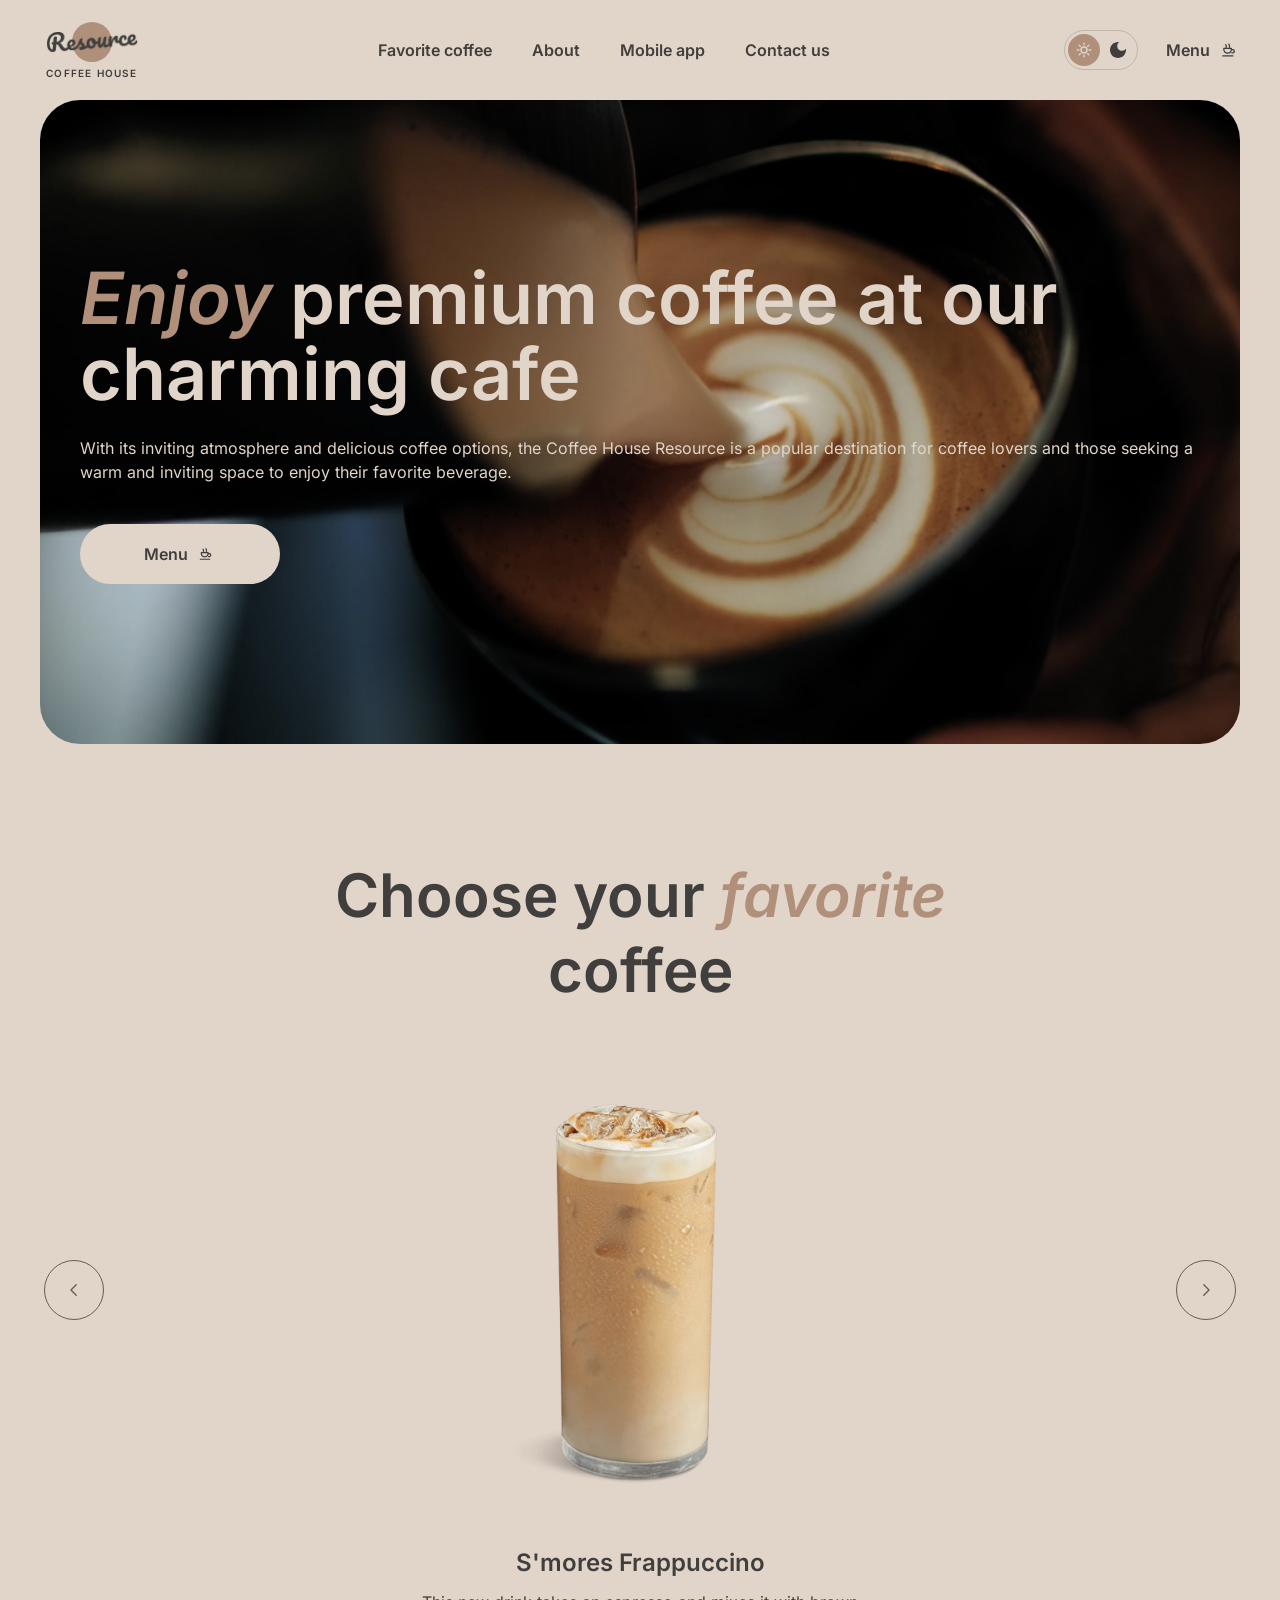
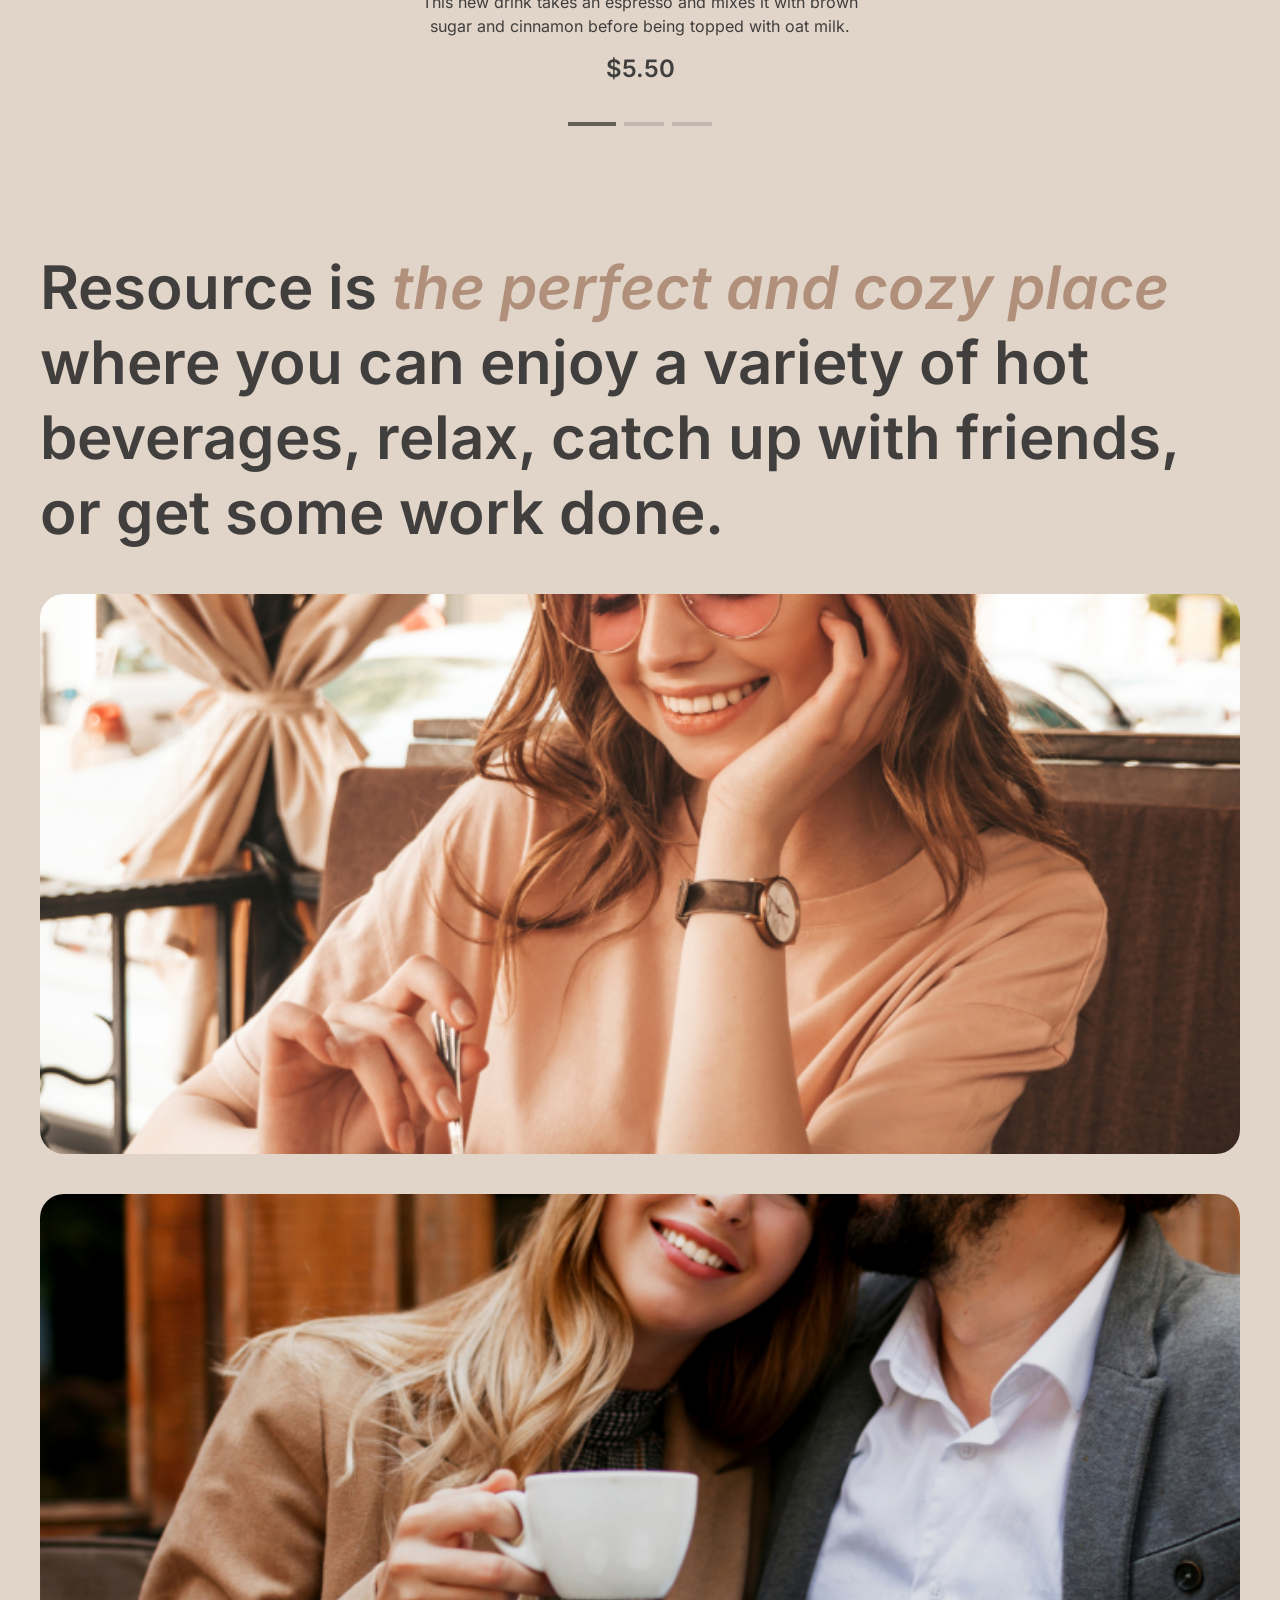
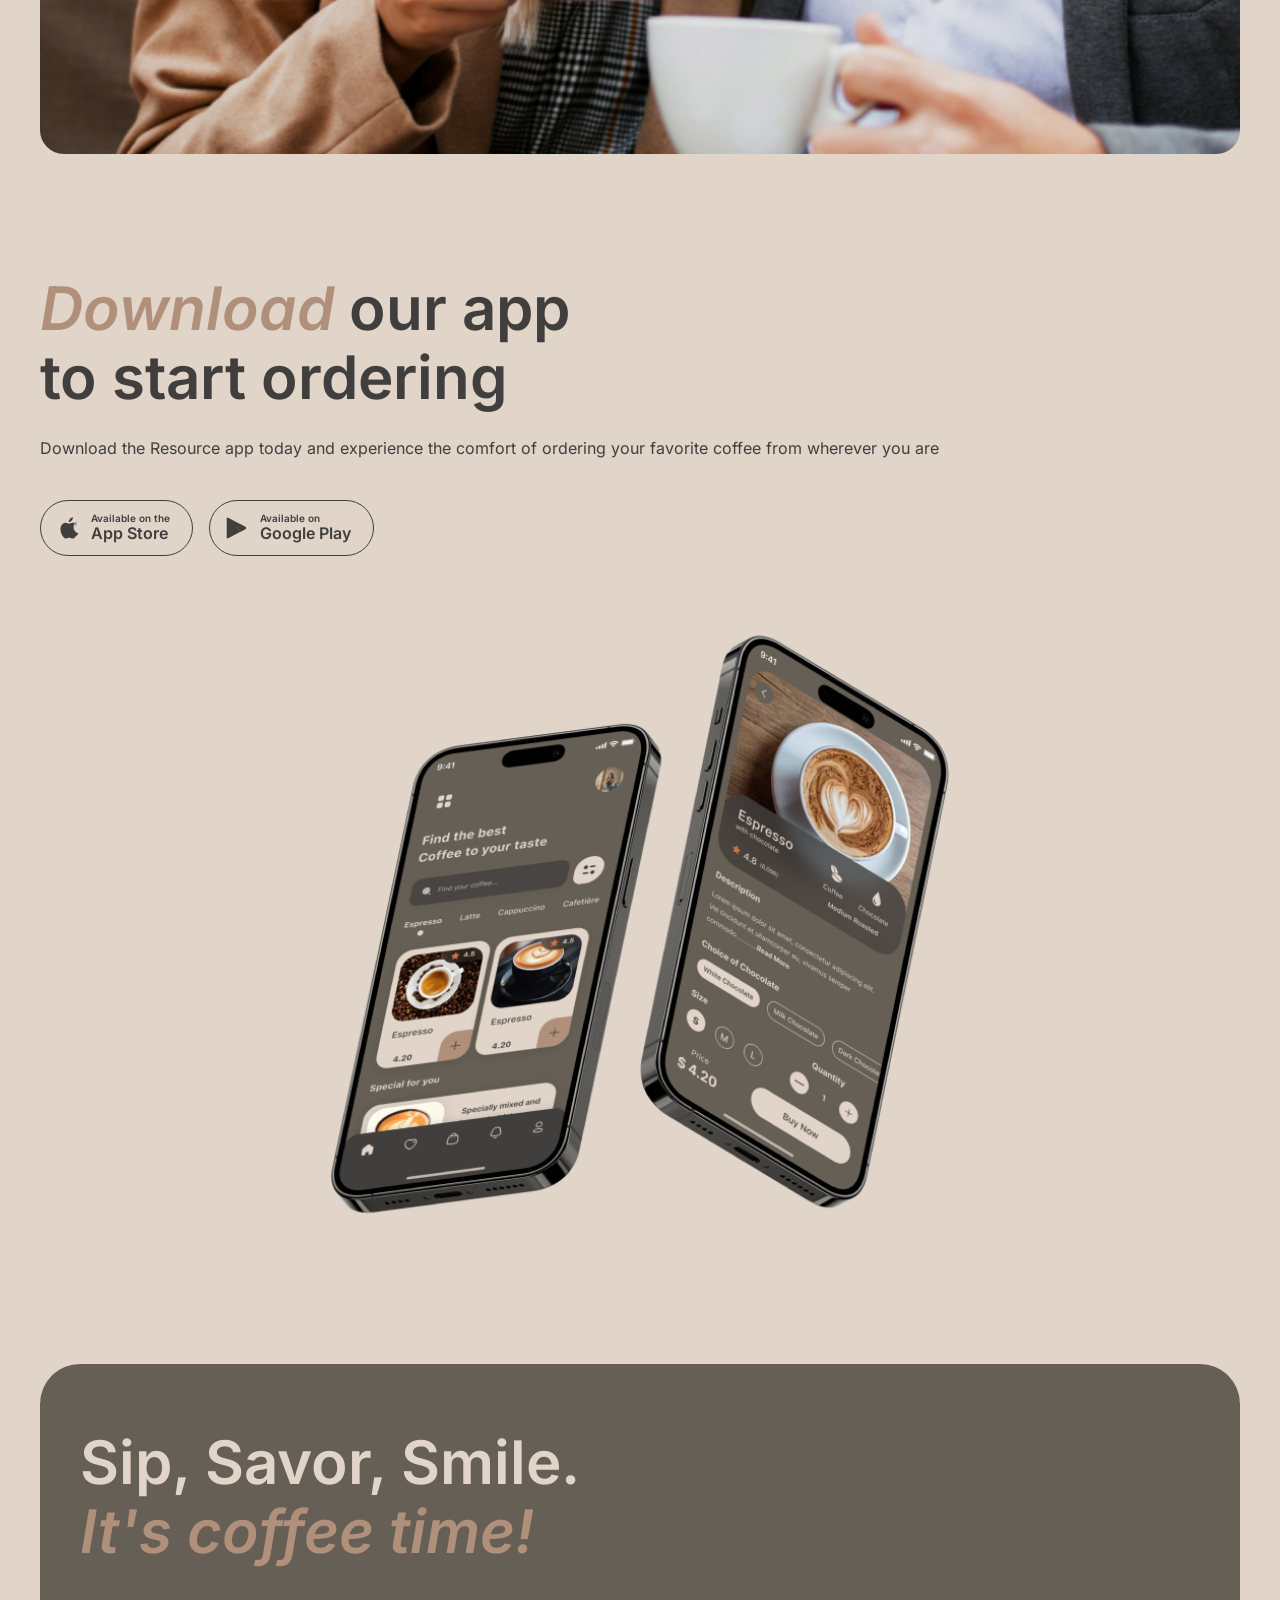
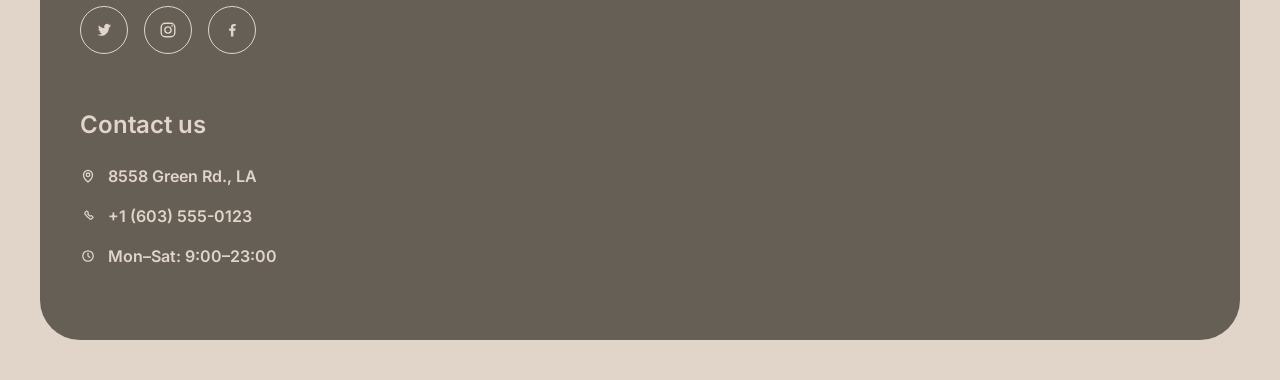
<file: index.html>
<!DOCTYPE html>
<html lang="en">
<head>
    <meta charset="UTF-8">
    <meta name="viewport" content="width=device-width, initial-scale=1.0">
    <meta http-equiv="refresh" content="0; url=main-page.html">
    <link rel="icon" href="resources/Resource.png" type="image/png">
    <title>Coffee House</title>
</head>
<body>
    <p><a href="main-page.html">Open Coffee House</a></p>
</body>
</html>
</file>
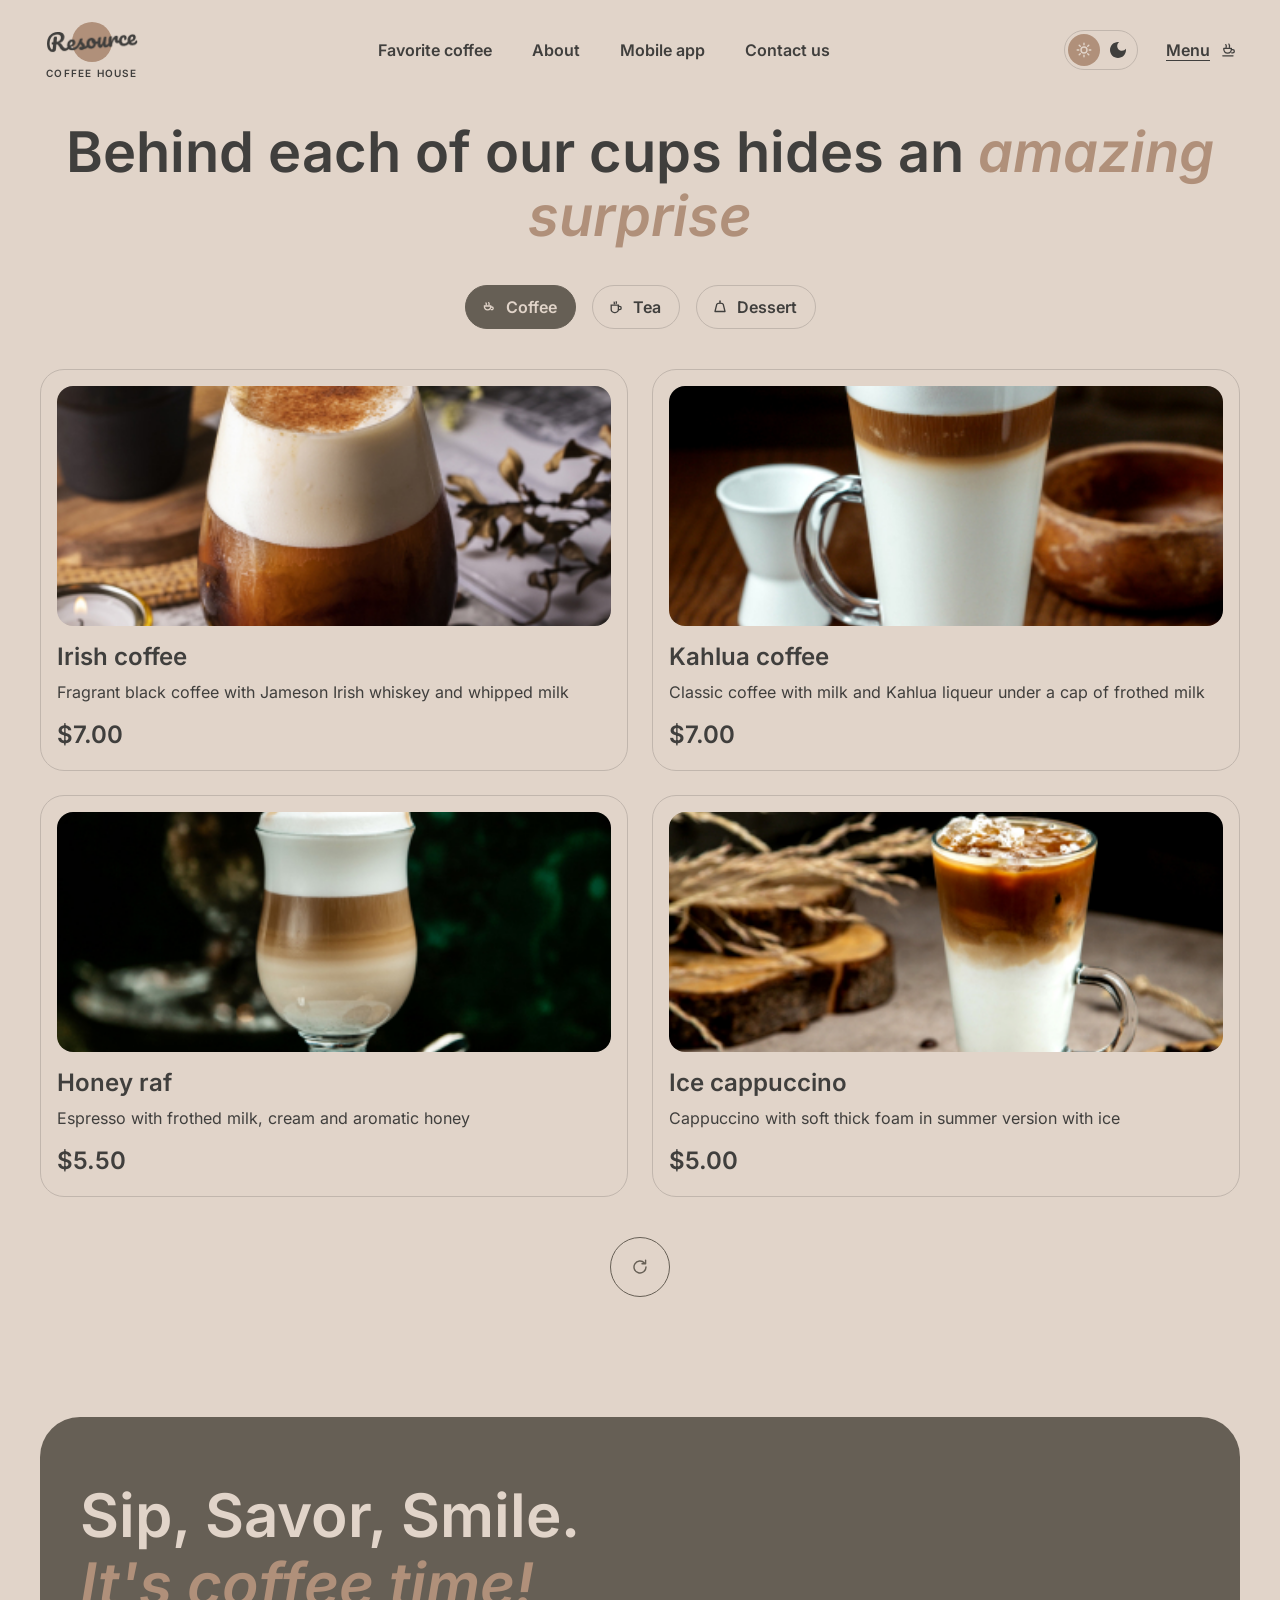
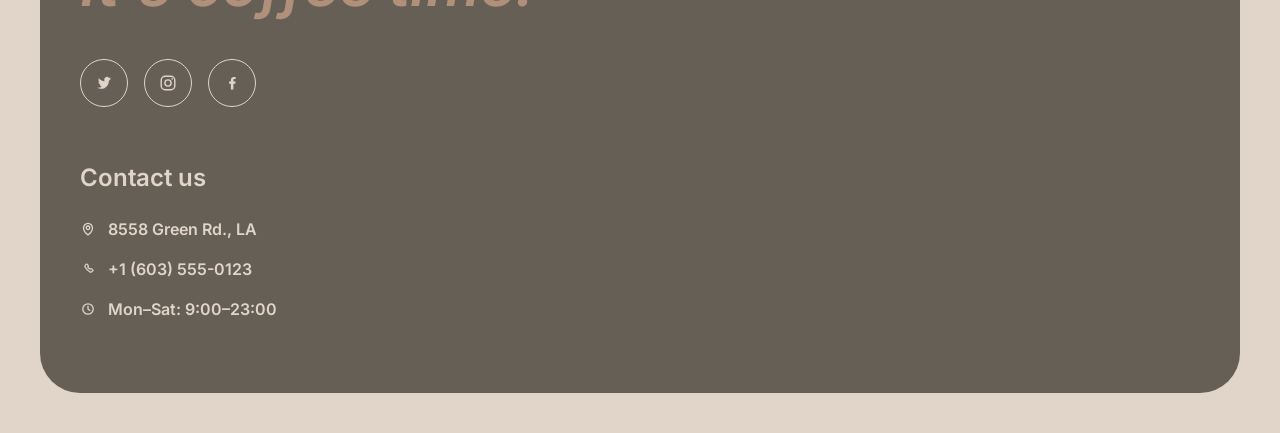
<file: catalog-page.html>
<!DOCTYPE html>
<html lang="en">
<head>
    <meta charset="UTF-8">
    <meta name="viewport" content="width=device-width, initial-scale=1.0">
    <link rel="icon" href="resources/Resource.png" type="image/png">
    <link rel="stylesheet" href="main-page-style.css">
    <link rel="stylesheet" href="catalog-page-style.css">
    <script src="products.js" defer></script>
    <script src="script.js" defer></script>
    <title>Menu — Coffee House</title>
</head>
<body>
    <a class="skip-link" href="#main-content">Skip to content</a>
    <header>
        <div class="container">
            <div class="header-menu">
                <a class="logo" href="main-page.html">
                    <span class="logo-icon">
                        <img src="resources/Resource.png" alt="" width="93" height="23">
                    </span>
                    <span class="logo-caption">Coffee House</span>
                </a>
                <nav aria-label="Main navigation">
                    <ul>
                        <li><a href="main-page.html#favorite">Favorite coffee</a></li>
                        <li><a href="main-page.html#about">About</a></li>
                        <li><a href="main-page.html#app">Mobile app</a></li>
                        <li><a href="#contacts">Contact us</a></li>
                    </ul>
                </nav>
                <div class="header-actions">
                    <label class="theme-switch" for="theme-toggle" title="Switch color theme">
                        <input class="visually-hidden" type="checkbox" id="theme-toggle" aria-label="Use dark theme">
                        <span class="theme-switch__sun">
                            <svg width="16" height="16" viewBox="0 0 16 16" fill="none" aria-hidden="true">
                                <circle cx="8" cy="8" r="3" stroke="currentColor" stroke-width="1.4"/>
                                <path d="M8 1.2v1.6M8 13.2v1.6M1.2 8h1.6M13.2 8h1.6M3.2 3.2l1.1 1.1M11.7 11.7l1.1 1.1M12.8 3.2l-1.1 1.1M4.3 11.7l-1.1 1.1" stroke="currentColor" stroke-width="1.4" stroke-linecap="round"/>
                            </svg>
                        </span>
                        <span class="theme-switch__moon">
                            <svg width="16" height="16" viewBox="0 0 18 18" fill="currentColor" aria-hidden="true">
                                <path d="M9 0C4.03 0 0 4.03 0 9C0 13.97 4.03 18 9 18C13.97 18 18 13.97 18 9C18 8.54 17.96 8.08 17.9 7.64C16.92 9.01 15.32 9.9 13.5 9.9C10.52 9.9 8.1 7.48 8.1 4.5C8.1 2.69 8.99 1.08 10.36 0.1C9.92 0.04 9.46 0 9 0Z"/>
                            </svg>
                        </span>
                    </label>
                    <nav class="catalog-nav" aria-label="Catalog navigation">
                        <ul>
                            <li>
                                <a class="menu-link is-current" href="catalog-page.html" aria-current="page">
                                    Menu
                                    <svg width="22" height="22" viewBox="0 0 22 22" fill="none" aria-hidden="true">
                                        <path d="M8.1 8.6c.4-1.4.2-2.4-.3-3M11.4 8.3c.4-1.5.1-2.5-.5-3.2" stroke="currentColor" stroke-width="1.3" stroke-linecap="round"/>
                                        <path d="M5.8 9.4h7.6c.3 2.8-1.3 4.8-3.8 4.8s-4.1-2-3.8-4.8Z" stroke="currentColor" stroke-width="1.3" stroke-linejoin="round"/>
                                        <path d="M13.4 10.6h1.3a1.6 1.6 0 0 1 0 3.2h-1" stroke="currentColor" stroke-width="1.3" stroke-linecap="round"/>
                                        <path d="M4.8 16.8h10.2" stroke="currentColor" stroke-width="1.3" stroke-linecap="round"/>
                                    </svg>
                                </a>
                            </li>
                        </ul>
                    </nav>
                    <button class="burger-btn" type="button" aria-label="Open menu" aria-controls="mobile-menu" aria-expanded="false">
                        <svg class="burger-btn__open" width="18" height="18" viewBox="0 0 18 18" fill="none" aria-hidden="true">
                            <path d="M3 6.5h12M3 11.5h12" stroke="currentColor" stroke-width="1.5" stroke-linecap="round"/>
                        </svg>
                        <svg class="burger-btn__close" width="18" height="18" viewBox="0 0 18 18" fill="none" aria-hidden="true">
                            <path d="M4.5 4.5 13.5 13.5M13.5 4.5 4.5 13.5" stroke="currentColor" stroke-width="1.5" stroke-linecap="round"/>
                        </svg>
                    </button>
                </div>
            </div>
        </div>
        <div class="burger" id="mobile-menu" inert>
            <nav class="burger-nav" aria-label="Mobile navigation">
                <ul>
                    <li><a href="main-page.html#favorite">Favorite coffee</a></li>
                    <li><a href="main-page.html#about">About</a></li>
                    <li><a href="main-page.html#app">Mobile app</a></li>
                    <li><a href="#contacts">Contact us</a></li>
                    <li>
                        <a class="menu-link is-current" href="catalog-page.html" aria-current="page">
                            Menu
                            <svg width="22" height="22" viewBox="0 0 22 22" fill="none" aria-hidden="true">
                                <path d="M8.1 8.6c.4-1.4.2-2.4-.3-3M11.4 8.3c.4-1.5.1-2.5-.5-3.2" stroke="currentColor" stroke-width="1.3" stroke-linecap="round"/>
                                <path d="M5.8 9.4h7.6c.3 2.8-1.3 4.8-3.8 4.8s-4.1-2-3.8-4.8Z" stroke="currentColor" stroke-width="1.3" stroke-linejoin="round"/>
                                <path d="M13.4 10.6h1.3a1.6 1.6 0 0 1 0 3.2h-1" stroke="currentColor" stroke-width="1.3" stroke-linecap="round"/>
                                <path d="M4.8 16.8h10.2" stroke="currentColor" stroke-width="1.3" stroke-linecap="round"/>
                            </svg>
                        </a>
                    </li>
                </ul>
            </nav>
        </div>
    </header>
    <main id="main-content">
        <section class="menu">
            <div class="container">
                <div class="menu-intro">
                    <h1>Behind each of our cups<span class="line-break"> </span>hides an <span class="accent">amazing surprise</span></h1>
                    <div class="tabs">
                        <button class="tab tab-coffee" type="button" data-category="coffee" aria-pressed="true" aria-controls="grid-coffee">
                            <svg width="18" height="18" viewBox="0 0 18 18" fill="none" aria-hidden="true">
                                <path d="M6.2 7.2c.3-1 .2-1.8-.2-2.2M9 7c.3-1.1.1-1.9-.3-2.4" stroke="currentColor" stroke-width="1.3" stroke-linecap="round"/>
                                <path d="M4.4 8h6.4c.2 2.2-1.1 3.8-3.2 3.8S4.2 10.2 4.4 8Z" stroke="currentColor" stroke-width="1.3"/>
                                <path d="M10.8 9h1.1a1.3 1.3 0 0 1 0 2.6h-.8" stroke="currentColor" stroke-width="1.3" stroke-linecap="round"/>
                            </svg>
                            Coffee
                        </button>
                        <button class="tab tab-tea" type="button" data-category="tea" aria-pressed="false" aria-controls="grid-tea">
                            <svg width="18" height="18" viewBox="0 0 18 18" fill="none" aria-hidden="true">
                                <path d="M4.2 7.2h7.2v4.2a3.2 3.2 0 0 1-3.2 3.2H7.4A3.2 3.2 0 0 1 4.2 11.4V7.2Z" stroke="currentColor" stroke-width="1.3"/>
                                <path d="M11.4 8.4h1.2a1.6 1.6 0 0 1 0 3.2h-1.2" stroke="currentColor" stroke-width="1.3" stroke-linecap="round"/>
                                <path d="M7.2 4.2c.3.6.3 1.1 0 1.6M9.2 3.8c.3.6.3 1.1 0 1.6" stroke="currentColor" stroke-width="1.3" stroke-linecap="round"/>
                            </svg>
                            Tea
                        </button>
                        <button class="tab tab-dessert" type="button" data-category="dessert" aria-pressed="false" aria-controls="grid-dessert">
                            <svg width="18" height="18" viewBox="0 0 18 18" fill="none" aria-hidden="true">
                                <path d="M4 13.5h10L12.2 6.2c-.2-.7-1.4-1.1-3.2-1.1s-3 .4-3.2 1.1L4 13.5Z" stroke="currentColor" stroke-width="1.3" stroke-linejoin="round"/>
                                <path d="M9 5.1V3.4" stroke="currentColor" stroke-width="1.3" stroke-linecap="round"/>
                                <circle cx="9" cy="3" r="0.7" fill="currentColor"/>
                            </svg>
                            Dessert
                        </button>
                    </div>
                </div>
                <div class="grid">
                    <h2 class="visually-hidden">Menu items</h2>
                    <div class="grid-coffee" id="grid-coffee"></div>
                    <div class="grid-tea" id="grid-tea" hidden></div>
                    <div class="grid-dessert" id="grid-dessert" hidden></div>
                </div>
                <button class="load-more" type="button" aria-label="Show more items" hidden>
                    <svg width="22" height="22" viewBox="0 0 22 22" fill="none" aria-hidden="true">
                        <path d="M17 11a6 6 0 1 1-1.6-4.1" stroke="currentColor" stroke-width="1.4" stroke-linecap="round"/>
                        <path d="M16.6 4.2v3.6h-3.6" stroke="currentColor" stroke-width="1.4" stroke-linecap="round" stroke-linejoin="round"/>
                    </svg>
                </button>
            </div>
        </section>
    </main>
    <dialog class="product-dialog">
        <div class="product-dialog__content"></div>
        <button class="product-dialog__close" type="button">Close</button>
    </dialog>
    <footer id="contacts">
        <div class="container">
            <div class="footer-card">
                <div class="offer">
                    <h2>Sip, Savor, Smile.<br><span class="accent">It's coffee time!</span></h2>
                    <div class="socials">
                        <a href="https://x.com/" target="_blank" rel="noopener noreferrer" aria-label="X (Twitter)">
                            <svg width="18" height="18" viewBox="0 0 18 18" fill="currentColor" aria-hidden="true">
                                <path d="M16.2 4.4c-.5.2-1 .4-1.6.4.6-.3 1-.9 1.2-1.6-.5.3-1.1.6-1.8.7A2.7 2.7 0 0 0 9.4 6.6c0 .2 0 .4.1.6-2.3-.1-4.3-1.2-5.6-2.9-.2.4-.4.9-.4 1.4 0 .9.5 1.8 1.2 2.3-.4 0-.9-.1-1.2-.4v.1c0 1.3.9 2.4 2.2 2.7-.2.1-.5.1-.7.1-.2 0-.3 0-.5-.1.3 1 1.3 1.8 2.4 1.8A5.5 5.5 0 0 1 2 13.6 7.7 7.7 0 0 0 6.2 14.8c4.9 0 7.6-4.1 7.6-7.6v-.3c.5-.4 1-.9 1.4-1.5z"/>
                            </svg>
                        </a>
                        <a href="https://www.instagram.com/" target="_blank" rel="noopener noreferrer" aria-label="Instagram">
                            <svg width="18" height="18" viewBox="0 0 18 18" fill="none" aria-hidden="true">
                                <rect x="2.2" y="2.2" width="13.6" height="13.6" rx="4" stroke="currentColor" stroke-width="1.4"/>
                                <circle cx="9" cy="9" r="3.1" stroke="currentColor" stroke-width="1.4"/>
                                <circle cx="13.1" cy="4.9" r="0.8" fill="currentColor"/>
                            </svg>
                        </a>
                        <a href="https://www.facebook.com/" target="_blank" rel="noopener noreferrer" aria-label="Facebook">
                            <svg width="18" height="18" viewBox="0 0 18 18" fill="currentColor" aria-hidden="true">
                                <path d="M10.4 15.5V9.7h1.9l.3-2.2h-2.2V6.1c0-.6.2-1.1 1.1-1.1H12.7V3.1c-.2 0-.9-.1-1.8-.1-1.8 0-3 1.1-3 3.1v1.5H6.1v2.2h1.8v5.8h2.5z"/>
                            </svg>
                        </a>
                    </div>
                </div>
                <div class="contacts-info">
                    <h3>Contact us</h3>
                    <div class="contacts">
                        <a href="https://www.google.com/maps/search/?api=1&amp;query=8558+Green+Rd%2C+Los+Angeles%2C+CA" target="_blank" rel="noopener noreferrer">
                            <svg width="16" height="16" viewBox="0 0 16 16" fill="none" aria-hidden="true">
                                <path d="M8 8.6a1.8 1.8 0 1 0 0-3.6 1.8 1.8 0 0 0 0 3.6Z" stroke="currentColor" stroke-width="1.3"/>
                                <path d="M8 14s4.5-3.7 4.5-7.1A4.5 4.5 0 0 0 8 2.4a4.5 4.5 0 0 0-4.5 4.5C3.5 10.3 8 14 8 14Z" stroke="currentColor" stroke-width="1.3"/>
                            </svg>
                            8558 Green Rd., LA
                        </a>
                        <a href="tel:+16035550123">
                            <svg width="16" height="16" viewBox="0 0 16 16" fill="none" aria-hidden="true">
                                <path d="M6.2 3.2 5 4.6c-.3.4-.3.9 0 1.4l.8.9a8 8 0 0 0 3.3 3.3l.9.8c.5.3 1 .3 1.4 0l1.4-1.2c.3-.2.3-.6 0-.9l-1.3-1.1a.7.7 0 0 0-.8 0l-.6.4a6.4 6.4 0 0 1-2.3-2.3l.4-.6a.7.7 0 0 0 0-.8L7.1 3.2a.7.7 0 0 0-.9 0Z" stroke="currentColor" stroke-width="1.2" stroke-linejoin="round"/>
                            </svg>
                            +1 (603) 555-0123
                        </a>
                        <p>
                            <svg width="16" height="16" viewBox="0 0 16 16" fill="none" aria-hidden="true">
                                <circle cx="8" cy="8" r="5.2" stroke="currentColor" stroke-width="1.3"/>
                                <path d="M8 5.2V8l1.8 1.4" stroke="currentColor" stroke-width="1.3" stroke-linecap="round"/>
                            </svg>
                            Mon–Sat: 9:00–23:00
                        </p>
                    </div>
                </div>
            </div>
        </div>
    </footer>
</body>
</html>
</file>
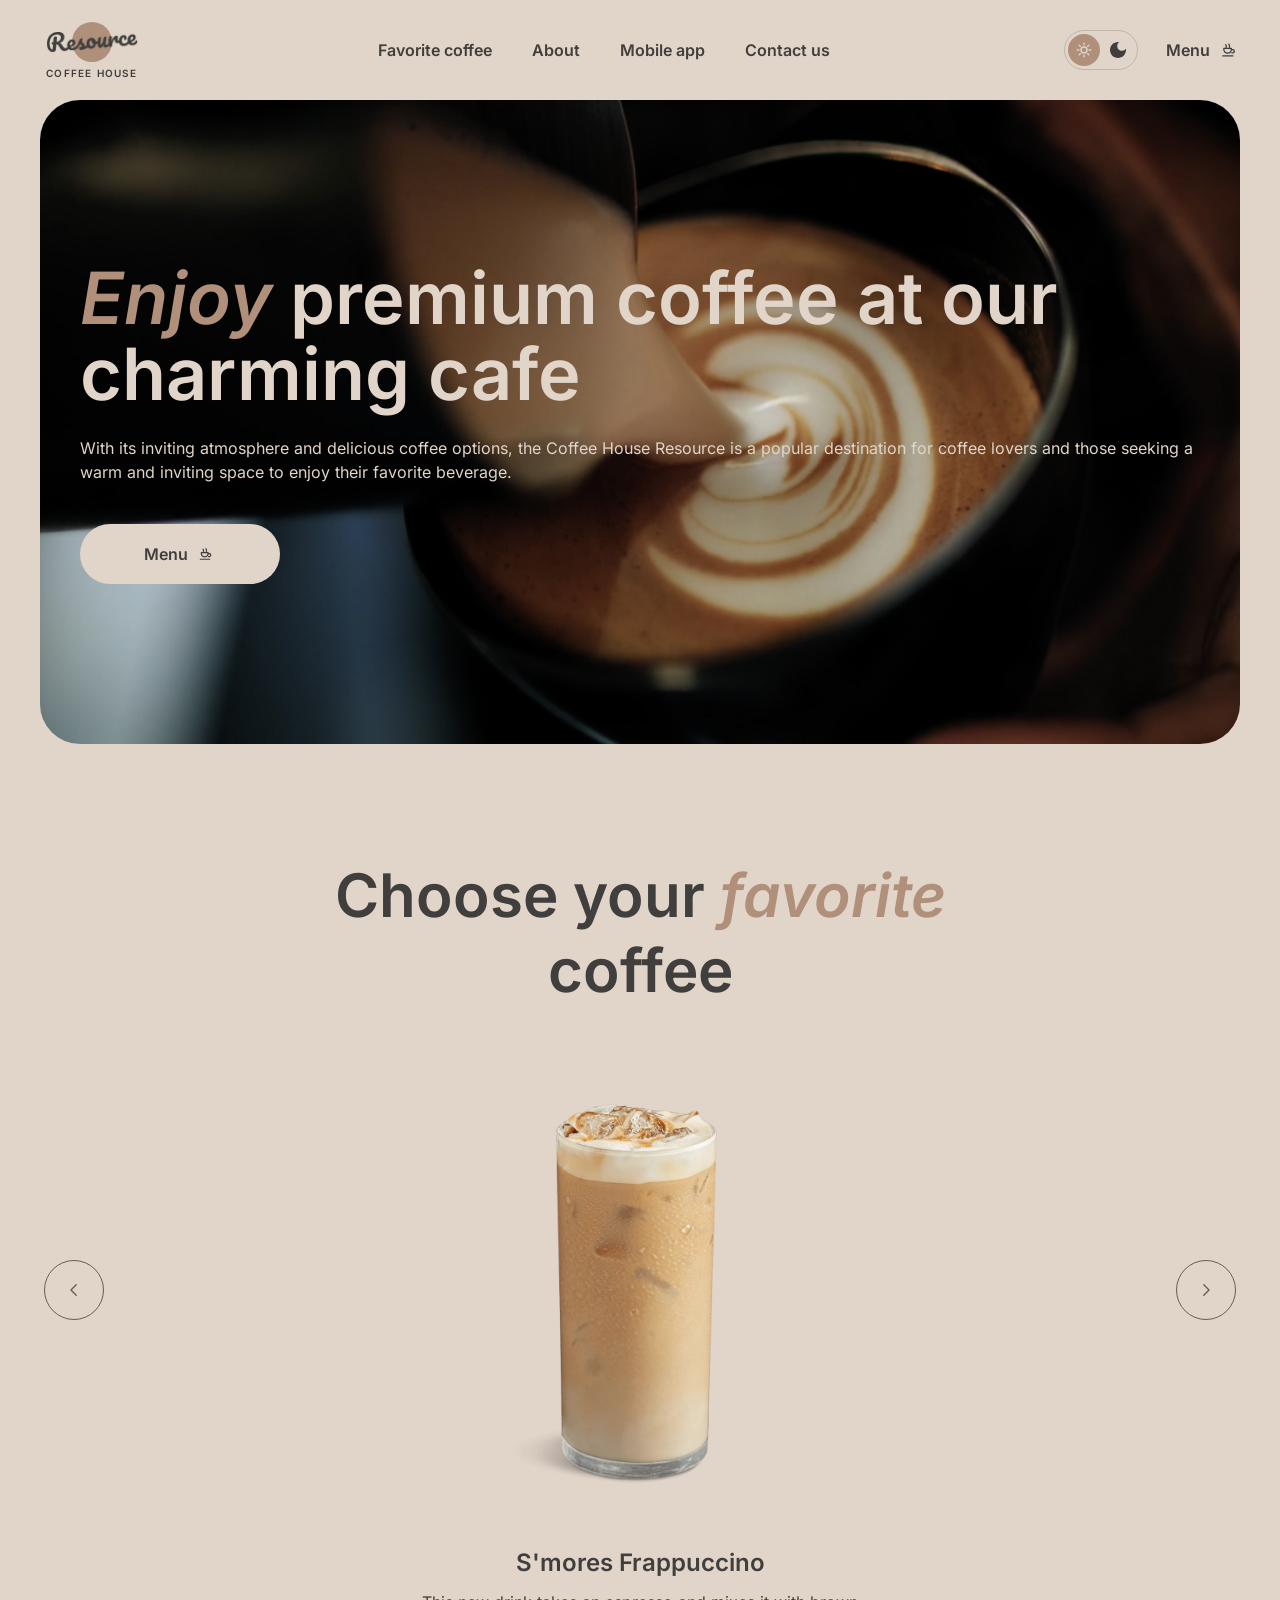
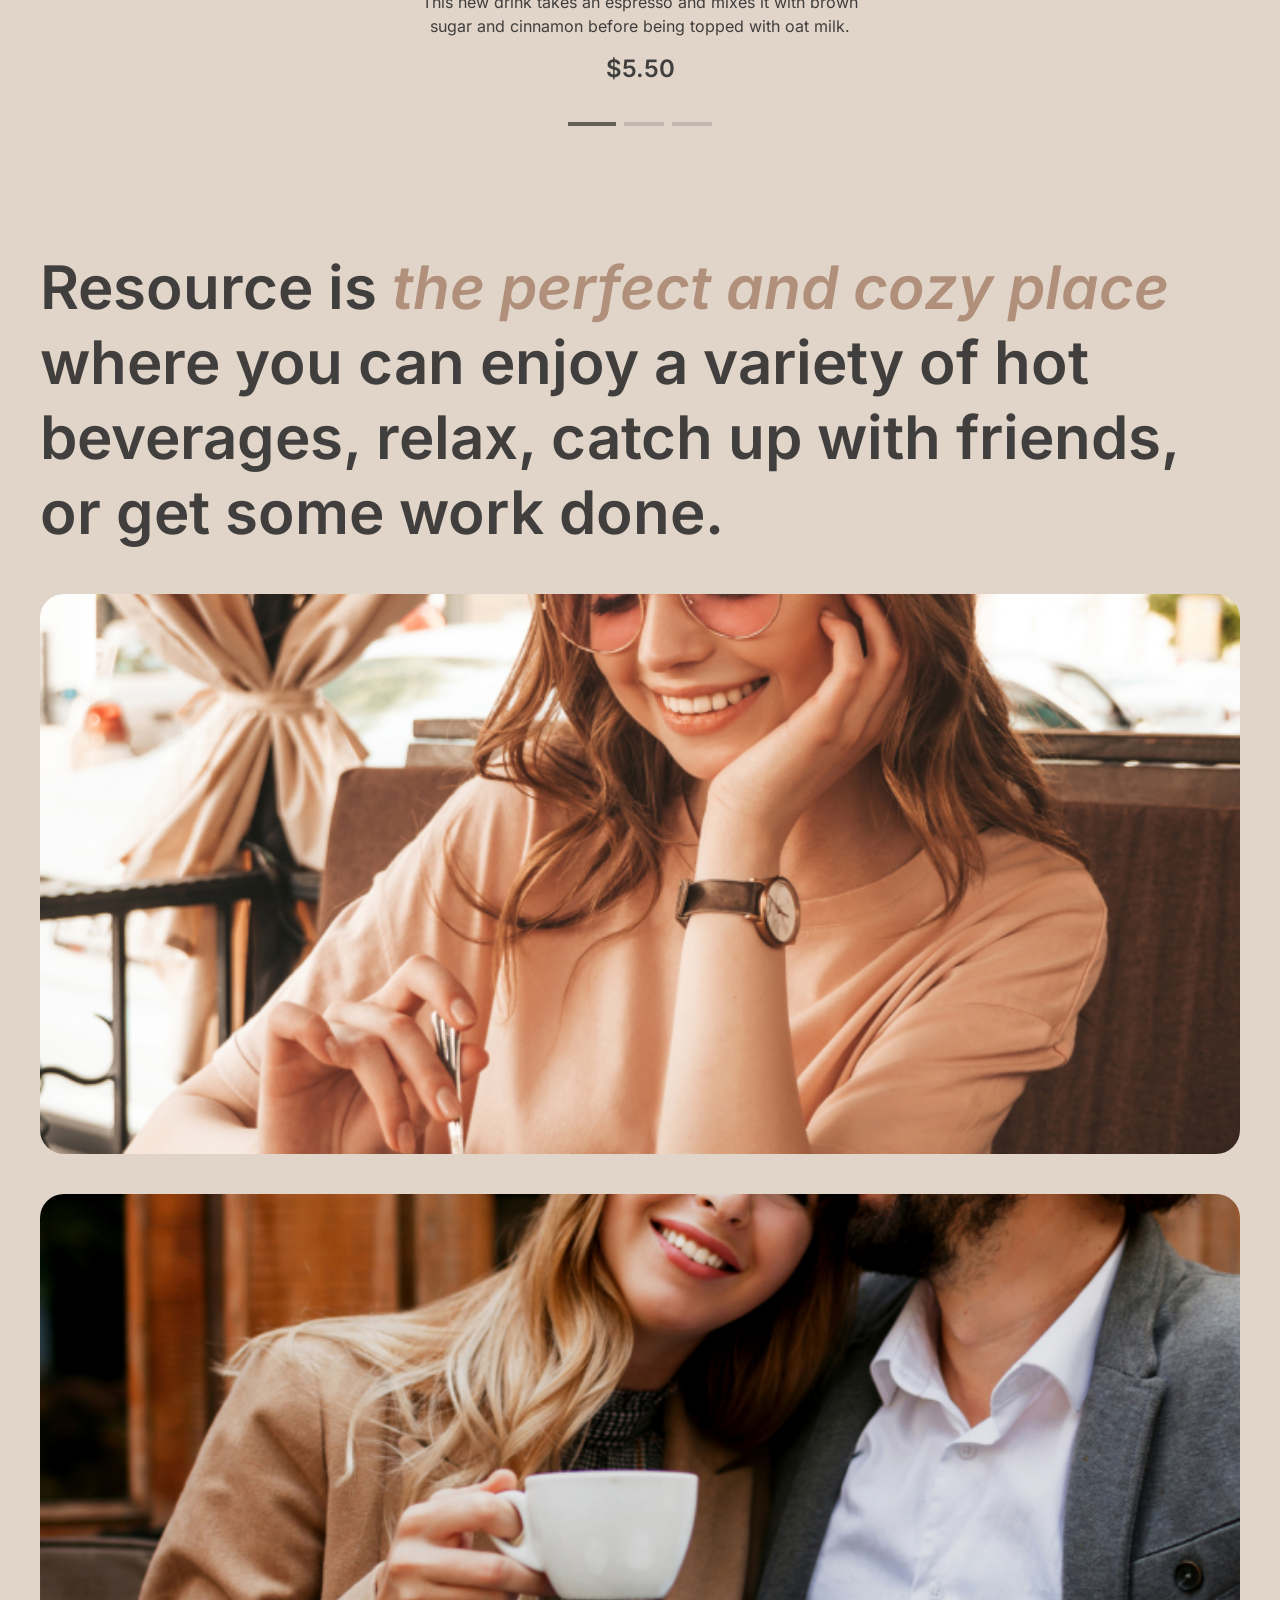
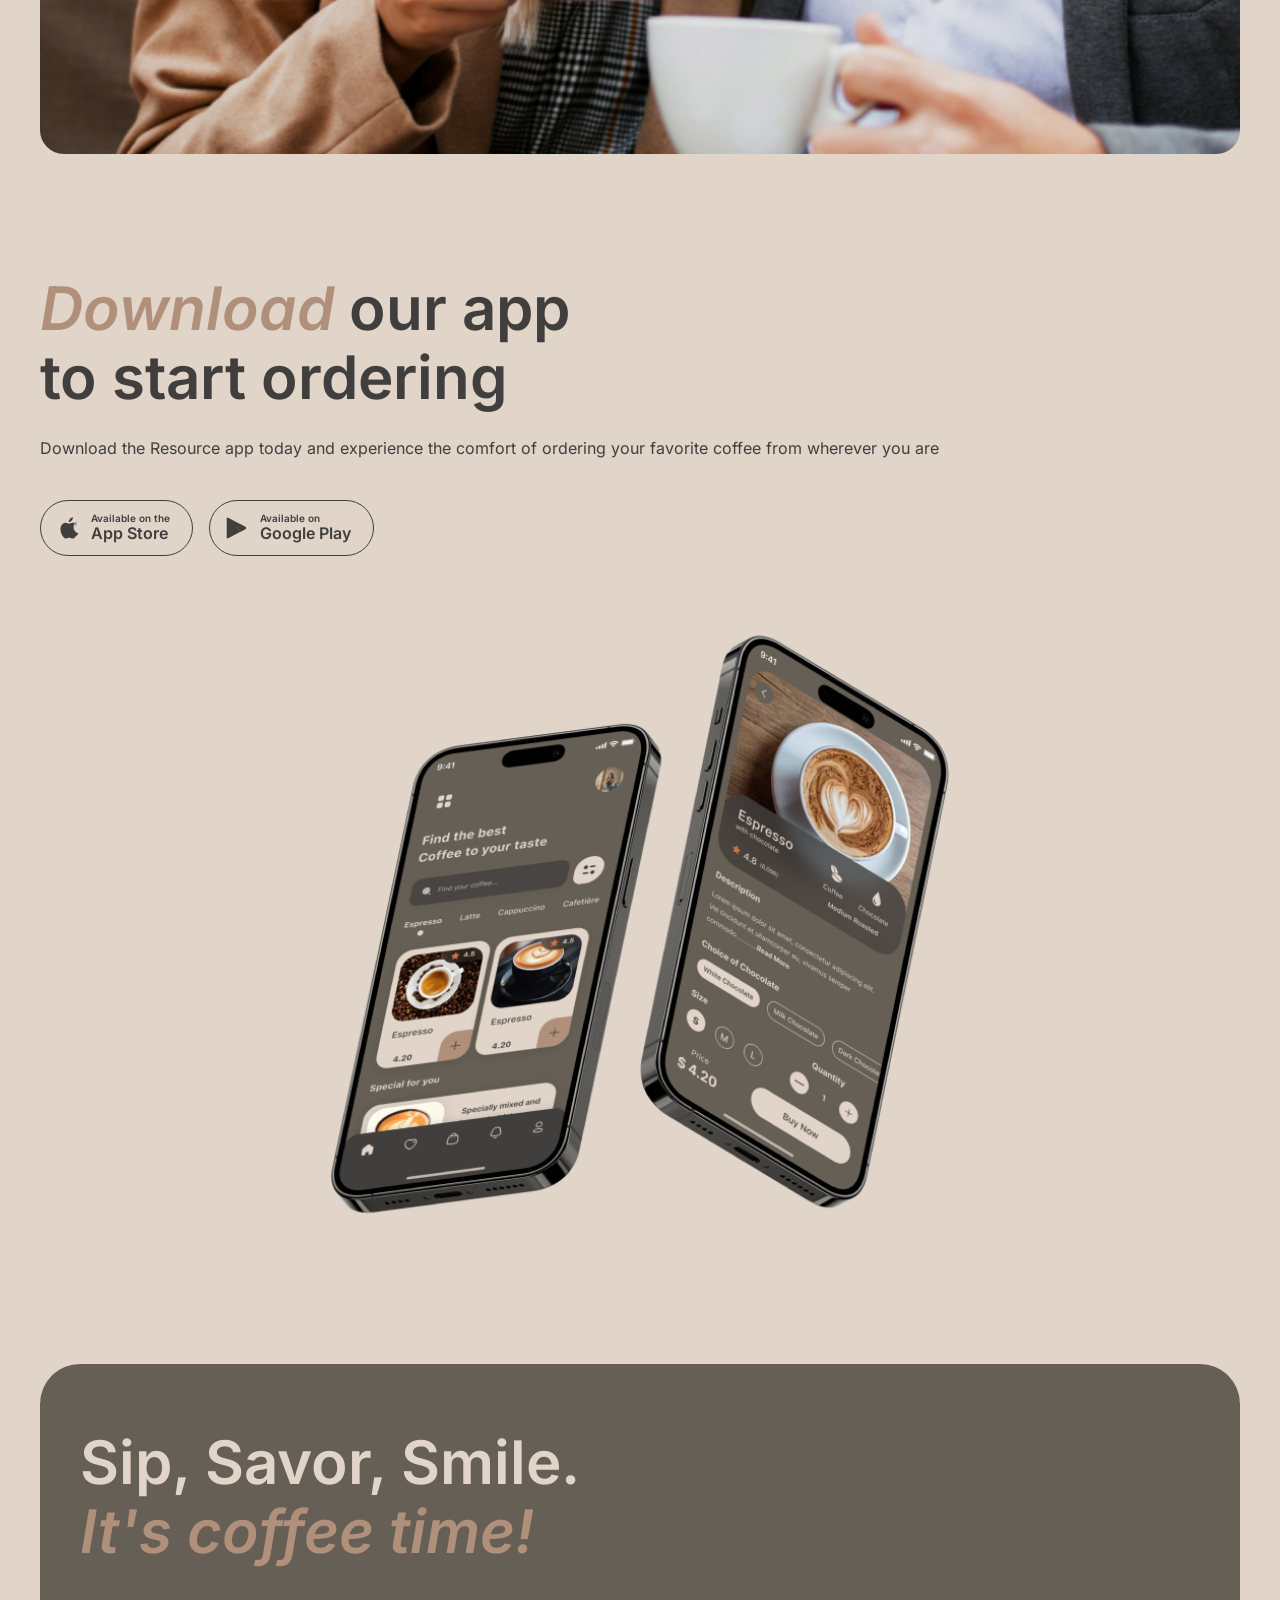
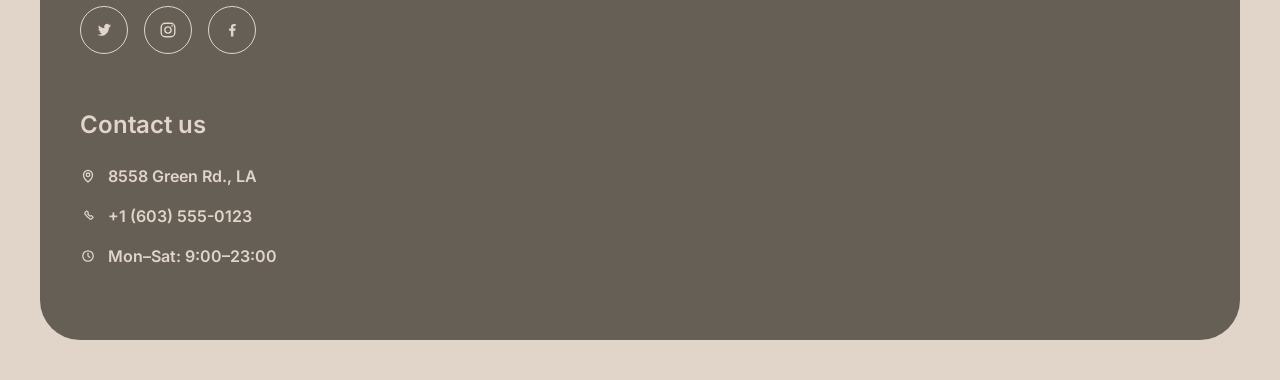
<file: main-page.html>
<!DOCTYPE html>
<html lang="en">
<head>
    <meta charset="UTF-8">
    <meta name="viewport" content="width=device-width, initial-scale=1.0">
    <link rel="icon" href="resources/Resource.png" type="image/png">
    <link rel="stylesheet" href="main-page-style.css">
    <script src="script.js" defer></script>
    <title>Coffee House</title>
</head>
<body>
    <a class="skip-link" href="#main-content">Skip to content</a>
    <header>
        <div class="container">
            <div class="header-menu">
                <a class="logo" href="main-page.html">
                    <span class="logo-icon">
                        <img src="resources/Resource.png" alt="" width="93" height="23">
                    </span>
                    <span class="logo-caption">Coffee House</span>
                </a>
                <nav aria-label="Main navigation">
                    <ul>
                        <li><a href="#favorite">Favorite coffee</a></li>
                        <li><a href="#about">About</a></li>
                        <li><a href="#app">Mobile app</a></li>
                        <li><a href="#contacts">Contact us</a></li>
                    </ul>
                </nav>
                <div class="header-actions">
                    <label class="theme-switch" for="theme-toggle" title="Switch color theme">
                        <input class="visually-hidden" type="checkbox" id="theme-toggle" aria-label="Use dark theme">
                        <span class="theme-switch__sun">
                            <svg width="16" height="16" viewBox="0 0 16 16" fill="none" aria-hidden="true">
                                <circle cx="8" cy="8" r="3" stroke="currentColor" stroke-width="1.4"/>
                                <path d="M8 1.2v1.6M8 13.2v1.6M1.2 8h1.6M13.2 8h1.6M3.2 3.2l1.1 1.1M11.7 11.7l1.1 1.1M12.8 3.2l-1.1 1.1M4.3 11.7l-1.1 1.1" stroke="currentColor" stroke-width="1.4" stroke-linecap="round"/>
                            </svg>
                        </span>
                        <span class="theme-switch__moon">
                            <svg width="16" height="16" viewBox="0 0 18 18" fill="currentColor" aria-hidden="true">
                                <path d="M9 0C4.03 0 0 4.03 0 9C0 13.97 4.03 18 9 18C13.97 18 18 13.97 18 9C18 8.54 17.96 8.08 17.9 7.64C16.92 9.01 15.32 9.9 13.5 9.9C10.52 9.9 8.1 7.48 8.1 4.5C8.1 2.69 8.99 1.08 10.36 0.1C9.92 0.04 9.46 0 9 0Z"/>
                            </svg>
                        </span>
                    </label>
                    <nav class="catalog-nav" aria-label="Catalog navigation">
                        <ul>
                            <li>
                                <a class="menu-link" href="catalog-page.html">
                                    Menu
                                    <svg width="22" height="22" viewBox="0 0 22 22" fill="none" aria-hidden="true">
                                        <path d="M8.1 8.6c.4-1.4.2-2.4-.3-3M11.4 8.3c.4-1.5.1-2.5-.5-3.2" stroke="currentColor" stroke-width="1.3" stroke-linecap="round"/>
                                        <path d="M5.8 9.4h7.6c.3 2.8-1.3 4.8-3.8 4.8s-4.1-2-3.8-4.8Z" stroke="currentColor" stroke-width="1.3" stroke-linejoin="round"/>
                                        <path d="M13.4 10.6h1.3a1.6 1.6 0 0 1 0 3.2h-1" stroke="currentColor" stroke-width="1.3" stroke-linecap="round"/>
                                        <path d="M4.8 16.8h10.2" stroke="currentColor" stroke-width="1.3" stroke-linecap="round"/>
                                    </svg>
                                </a>
                            </li>
                        </ul>
                    </nav>
                    <button class="burger-btn" type="button" aria-label="Open menu" aria-controls="mobile-menu" aria-expanded="false">
                        <svg class="burger-btn__open" width="18" height="18" viewBox="0 0 18 18" fill="none" aria-hidden="true">
                            <path d="M3 6.5h12M3 11.5h12" stroke="currentColor" stroke-width="1.5" stroke-linecap="round"/>
                        </svg>
                        <svg class="burger-btn__close" width="18" height="18" viewBox="0 0 18 18" fill="none" aria-hidden="true">
                            <path d="M4.5 4.5 13.5 13.5M13.5 4.5 4.5 13.5" stroke="currentColor" stroke-width="1.5" stroke-linecap="round"/>
                        </svg>
                    </button>
                </div>
            </div>
        </div>
        <div class="burger" id="mobile-menu" inert>
            <nav class="burger-nav" aria-label="Mobile navigation">
                <ul>
                    <li><a href="#favorite">Favorite coffee</a></li>
                    <li><a href="#about">About</a></li>
                    <li><a href="#app">Mobile app</a></li>
                    <li><a href="#contacts">Contact us</a></li>
                    <li>
                        <a class="menu-link" href="catalog-page.html">
                            Menu
                            <svg width="22" height="22" viewBox="0 0 22 22" fill="none" aria-hidden="true">
                                <path d="M8.1 8.6c.4-1.4.2-2.4-.3-3M11.4 8.3c.4-1.5.1-2.5-.5-3.2" stroke="currentColor" stroke-width="1.3" stroke-linecap="round"/>
                                <path d="M5.8 9.4h7.6c.3 2.8-1.3 4.8-3.8 4.8s-4.1-2-3.8-4.8Z" stroke="currentColor" stroke-width="1.3" stroke-linejoin="round"/>
                                <path d="M13.4 10.6h1.3a1.6 1.6 0 0 1 0 3.2h-1" stroke="currentColor" stroke-width="1.3" stroke-linecap="round"/>
                                <path d="M4.8 16.8h10.2" stroke="currentColor" stroke-width="1.3" stroke-linecap="round"/>
                            </svg>
                        </a>
                    </li>
                </ul>
            </nav>
        </div>
    </header>
    <main id="main-content">
        <section class="hero">
            <div class="container">
                <div class="offer">
                    <h1><span class="accent">Enjoy</span> premium coffee at our charming cafe</h1>
                    <p>With its inviting atmosphere and delicious coffee options, the Coffee House Resource is a popular destination for coffee lovers and those seeking a warm and inviting space to enjoy their favorite beverage.</p>
                    <a class="button-primary" href="catalog-page.html">
                        Menu
                        <svg class="button-primary__icon" width="20" height="20" viewBox="0 0 22 22" fill="none" aria-hidden="true">
                            <path d="M8.1 8.6c.4-1.4.2-2.4-.3-3M11.4 8.3c.4-1.5.1-2.5-.5-3.2" stroke="currentColor" stroke-width="1.3" stroke-linecap="round"/>
                            <path d="M5.8 9.4h7.6c.3 2.8-1.3 4.8-3.8 4.8s-4.1-2-3.8-4.8Z" stroke="currentColor" stroke-width="1.3" stroke-linejoin="round"/>
                            <path d="M13.4 10.6h1.3a1.6 1.6 0 0 1 0 3.2h-1" stroke="currentColor" stroke-width="1.3" stroke-linecap="round"/>
                            <path d="M4.8 16.8h10.2" stroke="currentColor" stroke-width="1.3" stroke-linecap="round"/>
                        </svg>
                    </a>
                </div>
            </div>
        </section>
        <section class="favorite-coffee" id="favorite">
            <div class="container">
                <h2>Choose your <span class="accent">favorite</span> coffee</h2>
                <div class="slider">
                    <button class="slider-btn slider-btn--prev" type="button" aria-label="Previous coffee">
                        <svg width="18" height="18" viewBox="0 0 18 18" fill="none" aria-hidden="true">
                            <path d="M11.2 3.8 6 9l5.2 5.2" stroke="currentColor" stroke-width="1.4" stroke-linecap="round" stroke-linejoin="round"/>
                        </svg>
                    </button>
                    <div class="slider-viewport" aria-live="polite">
                        <div class="slider-track">
                            <article class="slider-item slider-item--active">
                                <img src="resources/coffee-slider-1.png" alt="S'mores Frappuccino" width="530" height="530">
                                <h3>S'mores Frappuccino</h3>
                                <p>This new drink takes an espresso and mixes it with brown sugar and cinnamon before being topped with oat milk.</p>
                                <p class="price">$5.50</p>
                            </article>
                            <article class="slider-item">
                                <img src="resources/coffee-slider-2.png" alt="Caramel macchiato" width="530" height="530">
                                <h3>Caramel macchiato</h3>
                                <p>Fragrant and unique classic espresso with fresh milk and caramel-biscuit syrup.</p>
                                <p class="price">$5.00</p>
                            </article>
                            <article class="slider-item">
                                <img src="resources/coffee-slider-3.png" alt="Ice coffee" width="530" height="530">
                                <h3>Ice coffee</h3>
                                <p>A popular summer drink that tones and invigorates. Prepared from coffee, milk and ice.</p>
                                <p class="price">$4.50</p>
                            </article>
                        </div>
                    </div>
                    <button class="slider-btn slider-btn--next" type="button" aria-label="Next coffee">
                        <svg width="18" height="18" viewBox="0 0 18 18" fill="none" aria-hidden="true">
                            <path d="M6.8 3.8 12 9l-5.2 5.2" stroke="currentColor" stroke-width="1.4" stroke-linecap="round" stroke-linejoin="round"/>
                        </svg>
                    </button>
                </div>
                <div class="dots" aria-label="Choose coffee slide">
                    <button class="dots__item dots__item--active" type="button" aria-label="Show S'mores Frappuccino" aria-current="true"></button>
                    <button class="dots__item" type="button" aria-label="Show Caramel macchiato"></button>
                    <button class="dots__item" type="button" aria-label="Show Ice coffee"></button>
                </div>
            </div>
        </section>
        <section class="about" id="about">
            <div class="container">
                <h2>Resource is <span class="accent">the perfect and cozy place</span> where<span class="line-break"> </span>you can enjoy a variety of hot beverages, relax,<span class="line-break"> </span>catch up with friends, or get some work done.</h2>
                <div class="images">
                    <div class="column-1">
                        <img src="resources/about-1.jpg" alt="Woman stirring coffee at a cafe table" width="726" height="726" loading="lazy">
                        <img src="resources/about-2.jpg" alt="Cup of coffee with warm lights" width="726" height="726" loading="lazy">
                    </div>
                    <div class="column-2">
                        <img src="resources/about-3.jpg" alt="Man working on a laptop with coffee" width="726" height="726" loading="lazy">
                        <img src="resources/about-4.jpg" alt="Couple sharing coffee" width="726" height="726" loading="lazy">
                    </div>
                </div>
            </div>
        </section>
        <section class="mobile-app" id="app">
            <div class="container">
                <div class="offer">
                    <h2><span class="accent">Download</span> our app<br>to start ordering</h2>
                    <p>Download the Resource app today and experience the comfort of ordering your favorite coffee from wherever you are</p>
                    <div class="buttons">
                        <a class="store" href="https://www.apple.com/app-store/" target="_blank" rel="noopener noreferrer">
                            <svg width="22" height="26" viewBox="0 0 22 26" aria-hidden="true">
                                <path fill="currentColor" d="M17.6 13.7c0-2.6 2.1-3.8 2.2-3.9-1.2-1.8-3.1-2-3.8-2-1.6-.2-3.1.9-3.9.9s-2.1-.9-3.4-.9c-1.8 0-3.4 1-4.3 2.6-1.8 3.2-.5 7.9 1.3 10.5.9 1.3 1.9 2.7 3.3 2.6 1.3-.1 1.8-.8 3.4-.8s2 .8 3.4.8 2.3-1.3 3.1-2.5c1-.1 1.9-1.2 2.6-2.4-6.8-2.6-5.7-9.6-1.9-11.9zM14.8 5.6c.7-.9 1.2-2.1 1.1-3.3-1 .1-2.3.7-3 1.6-.7.8-1.3 2-1.1 3.2 1.2.1 2.3-.6 3-1.5z"/>
                            </svg>
                            <span>
                                <span class="store__small">Available on the</span>
                                <span class="store__name">App Store</span>
                            </span>
                        </a>
                        <a class="store" href="https://play.google.com/store" target="_blank" rel="noopener noreferrer">
                            <svg width="22" height="24" viewBox="0 0 22 24" aria-hidden="true">
                                <path fill="currentColor" d="M1.2 1.4c-.3.3-.5.8-.5 1.4v18.4c0 .6.2 1.1.5 1.4l.1.1 10.3-10.3v-.2L1.3 1.3l-.1.1z"/>
                                <path fill="currentColor" d="M14.8 15.7 11.1 12v-.2l3.7-3.7.1.1 4.4 2.5c1.3.7 1.3 1.9 0 2.6l-4.4 2.5-.1-.1z"/>
                                <path fill="currentColor" d="M14.9 15.6 11.1 11.9 1.2 21.7c.4.4 1.1.5 1.9.1l11.8-6.2z"/>
                                <path fill="currentColor" d="M14.9 8.4 3.1 2.2C2.3 1.8 1.6 1.8 1.2 2.3L11.1 12l3.8-3.6z"/>
                            </svg>
                            <span>
                                <span class="store__small">Available on</span>
                                <span class="store__name">Google Play</span>
                            </span>
                        </a>
                    </div>
                </div>
                <img class="phones" src="resources/mobile-screens.png" alt="Resource app on two phones" width="630" height="630" loading="lazy">
            </div>
        </section>
    </main>
    <footer id="contacts">
        <div class="container">
            <div class="footer-card">
                <div class="offer">
                    <h2>Sip, Savor, Smile.<br><span class="accent">It's coffee time!</span></h2>
                    <div class="socials">
                        <a href="https://x.com/" target="_blank" rel="noopener noreferrer" aria-label="X (Twitter)">
                            <svg width="18" height="18" viewBox="0 0 18 18" fill="currentColor" aria-hidden="true">
                                <path d="M16.2 4.4c-.5.2-1 .4-1.6.4.6-.3 1-.9 1.2-1.6-.5.3-1.1.6-1.8.7A2.7 2.7 0 0 0 9.4 6.6c0 .2 0 .4.1.6-2.3-.1-4.3-1.2-5.6-2.9-.2.4-.4.9-.4 1.4 0 .9.5 1.8 1.2 2.3-.4 0-.9-.1-1.2-.4v.1c0 1.3.9 2.4 2.2 2.7-.2.1-.5.1-.7.1-.2 0-.3 0-.5-.1.3 1 1.3 1.8 2.4 1.8A5.5 5.5 0 0 1 2 13.6 7.7 7.7 0 0 0 6.2 14.8c4.9 0 7.6-4.1 7.6-7.6v-.3c.5-.4 1-.9 1.4-1.5z"/>
                            </svg>
                        </a>
                        <a href="https://www.instagram.com/" target="_blank" rel="noopener noreferrer" aria-label="Instagram">
                            <svg width="18" height="18" viewBox="0 0 18 18" fill="none" aria-hidden="true">
                                <rect x="2.2" y="2.2" width="13.6" height="13.6" rx="4" stroke="currentColor" stroke-width="1.4"/>
                                <circle cx="9" cy="9" r="3.1" stroke="currentColor" stroke-width="1.4"/>
                                <circle cx="13.1" cy="4.9" r="0.8" fill="currentColor"/>
                            </svg>
                        </a>
                        <a href="https://www.facebook.com/" target="_blank" rel="noopener noreferrer" aria-label="Facebook">
                            <svg width="18" height="18" viewBox="0 0 18 18" fill="currentColor" aria-hidden="true">
                                <path d="M10.4 15.5V9.7h1.9l.3-2.2h-2.2V6.1c0-.6.2-1.1 1.1-1.1H12.7V3.1c-.2 0-.9-.1-1.8-.1-1.8 0-3 1.1-3 3.1v1.5H6.1v2.2h1.8v5.8h2.5z"/>
                            </svg>
                        </a>
                    </div>
                </div>
                <div class="contacts-info">
                    <h3>Contact us</h3>
                    <div class="contacts">
                        <a href="https://www.google.com/maps/search/?api=1&amp;query=8558+Green+Rd%2C+Los+Angeles%2C+CA" target="_blank" rel="noopener noreferrer">
                            <svg width="16" height="16" viewBox="0 0 16 16" fill="none" aria-hidden="true">
                                <path d="M8 8.6a1.8 1.8 0 1 0 0-3.6 1.8 1.8 0 0 0 0 3.6Z" stroke="currentColor" stroke-width="1.3"/>
                                <path d="M8 14s4.5-3.7 4.5-7.1A4.5 4.5 0 0 0 8 2.4a4.5 4.5 0 0 0-4.5 4.5C3.5 10.3 8 14 8 14Z" stroke="currentColor" stroke-width="1.3"/>
                            </svg>
                            8558 Green Rd., LA
                        </a>
                        <a href="tel:+16035550123">
                            <svg width="16" height="16" viewBox="0 0 16 16" fill="none" aria-hidden="true">
                                <path d="M6.2 3.2 5 4.6c-.3.4-.3.9 0 1.4l.8.9a8 8 0 0 0 3.3 3.3l.9.8c.5.3 1 .3 1.4 0l1.4-1.2c.3-.2.3-.6 0-.9l-1.3-1.1a.7.7 0 0 0-.8 0l-.6.4a6.4 6.4 0 0 1-2.3-2.3l.4-.6a.7.7 0 0 0 0-.8L7.1 3.2a.7.7 0 0 0-.9 0Z" stroke="currentColor" stroke-width="1.2" stroke-linejoin="round"/>
                            </svg>
                            +1 (603) 555-0123
                        </a>
                        <p>
                            <svg width="16" height="16" viewBox="0 0 16 16" fill="none" aria-hidden="true">
                                <circle cx="8" cy="8" r="5.2" stroke="currentColor" stroke-width="1.3"/>
                                <path d="M8 5.2V8l1.8 1.4" stroke="currentColor" stroke-width="1.3" stroke-linecap="round"/>
                            </svg>
                            Mon–Sat: 9:00–23:00
                        </p>
                    </div>
                </div>
            </div>
        </div>
    </footer>
</body>
</html>
</file>
<file: main-page-style.css>
@font-face {
    font-family: Inter;
    src: url("fonts/inter-400.woff2") format("woff2");
    font-weight: 400;
    font-style: normal;
    font-display: swap;
}

@font-face {
    font-family: Inter;
    src: url("fonts/inter-600.woff2") format("woff2");
    font-weight: 600;
    font-style: normal;
    font-display: swap;
}

@font-face {
    font-family: Inter;
    src: url("fonts/inter-600i.woff2") format("woff2");
    font-weight: 600;
    font-style: italic;
    font-display: swap;
}

* {
    box-sizing: border-box;
}

html {
    scroll-behavior: smooth;
    color-scheme: light;
}

html:has(#theme-toggle:checked) {
    color-scheme: dark;
}

body {
    margin: 0;
    background-color: #E1D4C9;
    color: #403F3D;
    font-family: Inter, sans-serif;
}

body.modal-open {
    overflow: hidden;
}

img {
    display: block;
    max-width: 100%;
}

a {
    color: inherit;
    text-decoration: none;
}

.skip-link {
    position: fixed;
    top: 16px;
    left: 16px;
    z-index: 100;
    padding: 12px 16px;
    border-radius: 100px;
    background-color: #665F55;
    color: #E1D4C9;
    transform: translateY(-160%);
}

.skip-link:focus-visible {
    transform: none;
}

:where(a, button, [role="button"]):focus-visible {
    outline: 2px solid #B0907A;
    outline-offset: 3px;
}

a,
button,
label {
    transition: opacity 0.3s;
}

button {
    font: inherit;
    color: inherit;
    background: none;
    border: 0;
    padding: 0;
    cursor: pointer;
}

.container {
    width: 1360px;
    margin: 0 auto;
}

.accent {
    font-style: italic;
    font-weight: 600;
    color: #B0907A;
}

.header-menu {
    height: 100px;
    display: flex;
    align-items: center;
    justify-content: space-between;
}

.logo {
    width: 104px;
    display: flex;
    flex-direction: column;
    align-items: center;
    color: #403F3D;
}

.logo:hover {
    opacity: 0.75;
}

.logo-icon {
    position: relative;
    width: 100%;
    height: 44px;
    display: flex;
    align-items: center;
    justify-content: center;
}

.logo-icon::before {
    content: "";
    position: absolute;
    width: 40px;
    height: 40px;
    border-radius: 50%;
    background-color: #B0907A;
}

.logo-icon img {
    position: relative;
    width: 92px;
    height: auto;
}

.logo-caption {
    margin-top: 2px;
    font-size: 10px;
    font-weight: 600;
    line-height: 1.4;
    letter-spacing: 0.12em;
    text-transform: uppercase;
}

nav ul {
    display: flex;
    gap: 40px;
    margin: 0;
    padding: 0;
    list-style: none;
}

nav a,
.menu-link {
    font-size: 16px;
    font-weight: 600;
    line-height: 1.5;
}

nav a:hover,
.menu-link:hover {
    opacity: 0.7;
    text-decoration: underline;
    text-underline-offset: 4px;
}

.header-actions {
    display: flex;
    align-items: center;
    gap: 28px;
}

.theme-switch {
    display: flex;
    align-items: center;
    gap: 2px;
    height: 40px;
    padding: 3px;
    border: 1px solid #C1B6AD;
    border-radius: 100px;
    cursor: pointer;
}

.theme-switch__sun,
.theme-switch__moon {
    width: 32px;
    height: 32px;
    display: flex;
    align-items: center;
    justify-content: center;
}

.theme-switch__sun {
    border-radius: 50%;
    background-color: #B0907A;
    color: #E1D4C9;
}

.theme-switch__moon {
    color: #403F3D;
}

.theme-switch:hover {
    border-color: #665F55;
}

.theme-switch:has(#theme-toggle:focus-visible) {
    outline: 2px solid currentColor;
    outline-offset: 2px;
}

body:has(#theme-toggle:checked) {
    background-color: #292826;
    color: #E1D4C9;
}

body:has(#theme-toggle:checked) .logo,
body:has(#theme-toggle:checked) .burger-btn {
    color: #E1D4C9;
}

body:has(#theme-toggle:checked) .logo-icon img {
    filter: brightness(0) saturate(100%) invert(88%) sepia(10%) saturate(328%) hue-rotate(345deg) brightness(104%);
}

body:has(#theme-toggle:checked) .theme-switch,
body:has(#theme-toggle:checked) .burger-btn {
    border-color: #665F55;
}

body:has(#theme-toggle:checked) .theme-switch__sun {
    background-color: transparent;
    color: #E1D4C9;
}

body:has(#theme-toggle:checked) .theme-switch__moon {
    border-radius: 50%;
    background-color: #B0907A;
    color: #E1D4C9;
}

body:has(#theme-toggle:checked) .burger {
    background-color: #292826;
}

body:has(#theme-toggle:checked) .button-primary {
    background-color: #292826;
    color: #E1D4C9;
}

body:has(#theme-toggle:checked) .button-primary:hover,
body:has(#theme-toggle:checked) .store:hover,
body:has(#theme-toggle:checked) .slider-btn:hover {
    background-color: #403F3D;
    color: #E1D4C9;
}

body:has(#theme-toggle:checked) .slider-btn,
body:has(#theme-toggle:checked) .store {
    border-color: #C1B6AD;
    color: #E1D4C9;
}

body:has(#theme-toggle:checked) .dots__item {
    background-color: #665F55;
}

body:has(#theme-toggle:checked) .dots__item--active {
    background-color: #C1B6AD;
}

.menu-link {
    display: inline-flex;
    align-items: center;
    gap: 8px;
}

.hero .offer {
    height: 644px;
    padding: 0 80px 0 100px;
    display: flex;
    flex-direction: column;
    justify-content: center;
    align-items: flex-start;
    border-radius: 40px;
    background: url("resources/img-hero.jpg") center / cover no-repeat;
    color: #E1D4C9;
}

.hero h1 {
    max-width: 640px;
    margin: 0 0 24px;
    font-size: 72px;
    font-weight: 600;
    line-height: 1.05;
}

.hero p {
    max-width: 575px;
    margin: 0 0 40px;
    font-size: 16px;
    font-weight: 400;
    line-height: 1.5;
}

.visually-hidden {
    position: absolute;
    width: 1px;
    height: 1px;
    margin: -1px;
    padding: 0;
    overflow: hidden;
    clip: rect(0, 0, 0, 0);
    border: 0;
}

.burger-btn,
.burger,
.button-primary__icon {
    display: none;
}

.burger-btn {
    position: relative;
    width: 48px;
    height: 48px;
    align-items: center;
    justify-content: center;
    border: 1px solid #C1B6AD;
    border-radius: 50%;
    color: #403F3D;
    cursor: pointer;
}

.burger-btn svg {
    position: absolute;
    transition: opacity 0.3s, transform 0.3s;
}

.burger-btn__close {
    opacity: 0;
    transform: rotate(-90deg);
}

.burger-btn[aria-expanded="true"] .burger-btn__open {
    opacity: 0;
    transform: rotate(90deg);
}

.burger-btn[aria-expanded="true"] .burger-btn__close {
    opacity: 1;
    transform: rotate(0);
}

.burger-btn:not([aria-expanded="true"]):hover {
    background-color: #665F55;
    color: #E1D4C9;
}

body:has(#theme-toggle:checked) .burger-btn:not([aria-expanded="true"]):hover {
    background-color: #403F3D;
}

.burger {
    position: fixed;
    inset: 100px 0 0;
    z-index: 20;
    align-items: center;
    justify-content: center;
    overflow-y: auto;
    background-color: #E1D4C9;
}

.burger-nav ul {
    display: flex;
    flex-direction: column;
    align-items: center;
    gap: 40px;
}

.burger-nav a {
    font-size: 32px;
    font-weight: 600;
    line-height: 1.25;
}

.button-primary {
    display: inline-flex;
    align-items: center;
    justify-content: center;
    gap: 8px;
    min-width: 200px;
    height: 60px;
    padding: 0 32px;
    border-radius: 100px;
    background-color: #E1D4C9;
    color: #403F3D;
    font-size: 16px;
    font-weight: 600;
    line-height: 1.5;
}

.button-primary:hover {
    background-color: #EDE6DF;
}

.favorite-coffee {
    padding-top: 114px;
    text-align: center;
}

.favorite-coffee h2 {
    margin: 0 0 72px;
    font-size: 60px;
    font-weight: 600;
    line-height: 1.25;
}

.slider {
    position: relative;
}

.slider-viewport {
    overflow: hidden;
}

.slider-track {
    display: flex;
    transition: transform 400ms cubic-bezier(0.25, 1, 0.5, 1);
}

.slider-track:not(.is-ready) .slider-item:not(:first-child) {
    display: none;
}

.slider-item {
    flex: 0 0 100%;
    min-width: 0;
}

.slider img {
    width: 476px;
    height: 476px;
    margin: 0 auto 48px;
    object-fit: contain;
}

.slider-btn {
    position: absolute;
    top: 238px;
    z-index: 1;
    width: 60px;
    height: 60px;
    display: flex;
    align-items: center;
    justify-content: center;
    border: 1px solid #665F55;
    border-radius: 50%;
    color: #665F55;
    transform: translateY(-50%);
    scroll-margin-top: 120px;
}

.slider-btn--prev {
    left: 4px;
}

.slider-btn--next {
    right: 4px;
}

.slider-btn:hover {
    background-color: #665F55;
    color: #E1D4C9;
}

.favorite-coffee h3 {
    margin: 0 0 12px;
    font-size: 24px;
    font-weight: 600;
    line-height: 1.25;
}

.favorite-coffee p {
    max-width: 440px;
    margin: 0 auto;
    font-size: 16px;
    font-weight: 400;
    line-height: 1.5;
}

.favorite-coffee .price {
    max-width: none;
    margin-top: 16px;
    font-size: 24px;
    font-weight: 600;
    line-height: 1.25;
}

.dots {
    display: flex;
    justify-content: center;
    gap: 8px;
    margin-top: 28px;
}

.dots__item {
    width: 40px;
    height: 24px;
    padding: 10px 0;
    border-radius: 4px;
    background-color: #C1B6AD;
    background-clip: content-box;
    touch-action: manipulation;
}

.dots__item:focus-visible {
    outline: 2px solid currentColor;
    outline-offset: 2px;
}

.dots__item--active {
    width: 48px;
    background-color: #665F55;
}

.about {
    padding-top: 114px;
}

.line-break {
    display: block;
}

.about h2 {
    margin: 0 0 44px;
    font-size: 60px;
    font-weight: 600;
    line-height: 1.25;
}

.images {
    display: grid;
    grid-template-columns: 1fr 1fr;
    gap: 40px;
}

.column-1,
.column-2 {
    display: flex;
    flex-direction: column;
    gap: 40px;
}

.images img {
    width: 100%;
    object-fit: cover;
    border-radius: 24px;
}

.column-1 img:first-child,
.column-2 img:last-child {
    height: 590px;
}

.column-1 img:last-child,
.column-2 img:first-child {
    height: 430px;
}

.mobile-app {
    padding-top: 120px;
}

.mobile-app .container {
    display: grid;
    grid-template-columns: 1fr 1.05fr;
    align-items: center;
    gap: 24px;
}

.mobile-app h2 {
    margin: 0 0 24px;
    font-size: 60px;
    font-weight: 600;
    line-height: 1.15;
}

.mobile-app p {
    max-width: 520px;
    margin: 0 0 40px;
    font-size: 16px;
    font-weight: 400;
    line-height: 1.5;
}

.buttons {
    display: flex;
    gap: 16px;
}

.store {
    display: inline-flex;
    align-items: center;
    gap: 12px;
    height: 56px;
    padding: 0 22px 0 16px;
    border: 1px solid #403F3D;
    border-radius: 100px;
}

.store:hover {
    background-color: #403F3D;
    color: #E1D4C9;
}

.store__small,
.store__name {
    display: block;
}

.store__small {
    font-size: 10px;
    font-weight: 600;
    line-height: 1.2;
}

.store__name {
    font-size: 16px;
    font-weight: 600;
    line-height: 1.2;
}

.phones {
    justify-self: end;
    width: auto;
    height: 620px;
}

footer {
    padding: 120px 0 40px;
}

.footer-card {
    display: grid;
    grid-template-columns: 1.15fr 0.85fr;
    align-items: center;
    min-height: 450px;
    padding: 72px 80px;
    border-radius: 40px;
    background-color: #665F55;
    color: #E1D4C9;
}

.footer-card h2 {
    margin: 0 0 40px;
    font-size: 60px;
    font-weight: 600;
    line-height: 1.15;
}

.socials {
    display: flex;
    gap: 16px;
}

.socials a {
    width: 48px;
    height: 48px;
    display: flex;
    align-items: center;
    justify-content: center;
    border: 1px solid #E1D4C9;
    border-radius: 50%;
}

.socials a:hover {
    background-color: #E1D4C9;
    color: #665F55;
}

.contacts-info h3 {
    margin: 0 0 24px;
    font-size: 24px;
    font-weight: 600;
    line-height: 1.25;
}

.contacts {
    display: flex;
    flex-direction: column;
    gap: 16px;
}

.contacts a,
.contacts p {
    display: flex;
    align-items: center;
    gap: 12px;
    margin: 0;
    font-size: 16px;
    font-weight: 600;
    line-height: 1.5;
}

.contacts a:hover {
    opacity: 0.7;
    text-decoration: underline;
    text-underline-offset: 3px;
}

@media (max-width: 1359px) {
    .container {
        width: 100%;
        padding-left: 40px;
        padding-right: 40px;
    }

    .hero .offer {
        height: auto;
        min-height: 644px;
        padding: 72px 40px;
    }

    .hero h1,
    .hero p {
        max-width: none;
    }

    .button-primary__icon {
        display: block;
    }

    .favorite-coffee h2 {
        max-width: 640px;
        margin-left: auto;
        margin-right: auto;
    }

    .slider {
        min-height: 0;
    }

    .slider img {
        width: min(420px, 70%);
        height: auto;
    }

    .slider-btn {
        top: 210px;
    }

    .line-break {
        display: inline;
    }

    .images {
        display: flex;
        flex-direction: column;
        gap: 40px;
    }

    .column-1,
    .column-2 {
        display: contents;
    }

    .column-1 img:last-child,
    .column-2 img:first-child {
        display: none;
    }

    .column-1 img:first-child,
    .column-2 img:last-child {
        height: 560px;
    }

    .mobile-app .container {
        grid-template-columns: 1fr;
        justify-items: start;
    }

    .mobile-app p {
        max-width: none;
    }

    .phones {
        justify-self: center;
        width: min(640px, 100%);
        height: auto;
        margin-top: 24px;
    }

    .footer-card {
        grid-template-columns: 1fr;
        align-items: start;
        min-height: 0;
        padding: 64px 40px 72px;
        gap: 56px;
    }
}

@media (min-width: 769px) and (max-width: 1100px) {
    .header-menu nav ul {
        gap: 16px;
    }

    .header-menu nav a,
    .header-menu .menu-link {
        font-size: 14px;
    }

    .header-actions {
        gap: 12px;
    }

    .logo {
        width: 90px;
    }
}

@media (max-width: 768px) {
    html {
        scroll-padding-top: 100px;
    }

    header {
        position: sticky;
        top: 0;
        z-index: 40;
        background-color: inherit;
    }

    .header-menu > nav,
    .header-menu .catalog-nav {
        display: none;
    }

    .burger-btn {
        display: flex;
    }

    .burger {
        display: flex;
        visibility: hidden;
        opacity: 0;
        transform: translateY(-12px);
        pointer-events: none;
        transition: opacity 0.3s, transform 0.3s, visibility 0s linear 0.3s;
    }

    .burger.is-open {
        visibility: visible;
        opacity: 1;
        transform: translateY(0);
        pointer-events: auto;
        transition: opacity 0.3s, transform 0.3s;
    }

    body.menu-open {
        overflow: hidden;
    }
}

@media (max-width: 767px) {
    .container {
        padding-left: 16px;
        padding-right: 16px;
    }

    .header-actions {
        gap: 12px;
    }

    .burger-btn {
        width: 44px;
        height: 44px;
    }

    .burger-nav ul {
        gap: 32px;
    }

    .hero .offer {
        min-height: 520px;
        padding: 40px 16px;
        border-radius: 24px;
    }

    .hero h1 {
        font-size: 40px;
        line-height: 1.15;
    }

    .hero p {
        margin-bottom: 28px;
    }

    .button-primary {
        min-width: 180px;
        height: 52px;
    }

    .favorite-coffee,
    .about {
        padding-top: 72px;
    }

    .favorite-coffee h2,
    .about h2,
    .mobile-app h2,
    .footer-card h2 {
        font-size: 32px;
        line-height: 1.25;
    }

    .favorite-coffee h2 {
        margin-bottom: 32px;
    }

    .slider-btn {
        display: none;
    }

    .slider {
        min-height: 0;
    }

    .slider img {
        width: 260px;
        margin-bottom: 28px;
    }

    .favorite-coffee p {
        max-width: 340px;
    }

    .column-1 img:first-child,
    .column-2 img:last-child {
        height: 480px;
    }

    .images {
        gap: 24px;
    }

    .mobile-app {
        padding-top: 72px;
    }

    .buttons {
        flex-direction: column;
        align-items: flex-start;
    }

    .phones {
        margin-top: 32px;
    }

    footer {
        padding: 72px 0 24px;
    }

    .footer-card {
        padding: 40px 24px 48px;
        gap: 40px;
        border-radius: 24px;
    }

    .footer-card h2 {
        margin-bottom: 24px;
    }
}

@media (prefers-reduced-motion: reduce) {
    html {
        scroll-behavior: auto;
    }

    *,
    *::before,
    *::after {
        transition-duration: 0.01ms !important;
    }

    .slider-track {
        transition: none !important;
    }
}
</file>
<file: catalog-page-style.css>
.visually-hidden {
    position: absolute;
    width: 1px;
    height: 1px;
    margin: -1px;
    padding: 0;
    overflow: hidden;
    clip: rect(0, 0, 0, 0);
    border: 0;
}

.menu-link.is-current {
    text-decoration: underline;
    text-underline-offset: 4px;
}

.menu {
    padding-top: 20px;
}

.menu-intro {
    text-align: center;
}

.menu-intro h1 {
    margin: 0 0 36px;
    font-size: 60px;
    font-weight: 600;
    line-height: 1.15;
}

.tabs {
    display: flex;
    justify-content: center;
    gap: 16px;
    margin-bottom: 40px;
}

.tab {
    display: inline-flex;
    align-items: center;
    gap: 8px;
    height: 44px;
    padding: 0 18px 0 14px;
    border: 1px solid #C1B6AD;
    border-radius: 100px;
    background: transparent;
    color: #403F3D;
    font-size: 16px;
    font-weight: 600;
    line-height: 1.5;
    cursor: pointer;
}

.tab:hover,
.tab[aria-pressed="true"] {
    border-color: #665F55;
    background-color: #665F55;
    color: #E1D4C9;
}

.grid-coffee,
.grid-tea,
.grid-dessert {
    display: grid;
    grid-template-columns: repeat(4, 1fr);
    gap: 40px;
}

.grid > [hidden],
.item[hidden],
.load-more[hidden] {
    display: none;
}

.item {
    display: flex;
    flex-direction: column;
    padding: 16px 16px 20px;
    border: 1px solid #C1B6AD;
    border-radius: 24px;
    cursor: pointer;
    transition: background-color 0.3s, border-color 0.3s;
}

.item:hover {
    border-color: #665F55;
    background-color: rgb(102 95 85 / 8%);
}

.item:focus-visible {
    outline: 2px solid currentColor;
    outline-offset: 3px;
}

.item img {
    width: 100%;
    height: 280px;
    object-fit: cover;
    border-radius: 16px;
}

.item h3 {
    margin: 16px 0 8px;
    font-size: 24px;
    font-weight: 600;
    line-height: 1.25;
}

.item p {
    margin: 0;
    font-size: 16px;
    font-weight: 400;
    line-height: 1.5;
}

.item .price {
    margin-top: auto;
    padding-top: 16px;
    font-size: 24px;
    font-weight: 600;
    line-height: 1.25;
}

.load-more {
    display: flex;
    width: 60px;
    height: 60px;
    margin: 40px auto 0;
    align-items: center;
    justify-content: center;
    border: 1px solid #665F55;
    border-radius: 50%;
    color: #665F55;
    cursor: pointer;
}

.load-more:hover {
    background-color: #665F55;
    color: #E1D4C9;
}

.product-dialog {
    width: min(800px, calc(100vw - 32px));
    max-height: calc(100dvh - 32px);
    overflow-y: auto;
    overscroll-behavior: contain;
    padding: 16px;
    border: 0;
    border-radius: 40px;
    background-color: #E1D4C9;
    color: #403F3D;
}

.product-dialog::backdrop {
    background-color: rgb(41 40 38 / 80%);
}

.product-dialog__content {
    display: grid;
    grid-template-columns: 310px minmax(0, 1fr);
    gap: 20px;
}

.product-dialog__content img {
    width: 310px;
    height: 310px;
    object-fit: cover;
    border-radius: 24px;
}

.product-dialog h2 {
    margin: 0 0 12px;
    font-size: 24px;
    line-height: 1.25;
}

.product-dialog__description {
    margin: 0 0 24px;
    line-height: 1.5;
}

.product-dialog__group {
    min-width: 0;
    margin: 0 0 20px;
    padding: 0;
    border: 0;
}

.product-dialog__group legend {
    margin-bottom: 8px;
    padding: 0;
    line-height: 1.5;
}

.product-dialog__choices {
    display: flex;
    flex-wrap: wrap;
    gap: 8px;
}

.product-dialog__choice {
    display: inline-flex;
    align-items: center;
    gap: 8px;
    min-height: 46px;
    padding: 7px 8px;
    border: 1px solid #C1B6AD;
    border-radius: 100px;
    font-weight: 600;
    line-height: 1.5;
    white-space: nowrap;
    cursor: pointer;
}

.product-dialog__choice:has(input:checked) {
    border-color: #665F55;
    background-color: #665F55;
    color: #E1D4C9;
}

.product-dialog__choice:has(input:focus-visible) {
    outline: 2px solid currentColor;
    outline-offset: 2px;
}

.product-dialog__badge {
    display: grid;
    place-items: center;
    flex: none;
    width: 30px;
    height: 30px;
    border-radius: 50%;
    background-color: #C1B6AD;
    color: #403F3D;
}

.product-dialog__total {
    display: flex;
    justify-content: space-between;
    gap: 12px;
    margin-bottom: 12px;
    font-size: 24px;
    font-weight: 600;
    line-height: 1.25;
}

.product-dialog__note {
    display: flex;
    align-items: flex-start;
    gap: 8px;
    margin: 0;
    padding: 12px 0 24px;
    border-top: 1px solid #C1B6AD;
    font-size: 10px;
    font-weight: 600;
    line-height: 1.4;
}

.product-dialog__note::before {
    content: "ⓘ";
    font-size: 16px;
    line-height: 1;
}

.product-dialog__close {
    display: block;
    width: 100%;
    height: 44px;
    border: 1px solid #C1B6AD;
    border-radius: 100px;
}

.product-dialog__close:hover {
    background-color: #665F55;
    color: #E1D4C9;
}

body:has(#theme-toggle:checked) .product-dialog {
    background-color: #403F3D;
    color: #E1D4C9;
}

body:has(#theme-toggle:checked) .product-dialog__close {
    border-color: #665F55;
}

body:has(#theme-toggle:checked) .product-dialog__choice,
body:has(#theme-toggle:checked) .product-dialog__note {
    border-color: #665F55;
}

body:has(#theme-toggle:checked) .product-dialog__badge {
    background-color: #665F55;
    color: #E1D4C9;
}

body:has(#theme-toggle:checked) .product-dialog__choice:has(input:checked) {
    border-color: #292826;
    background-color: #292826;
}

body:has(#theme-toggle:checked) .tab {
    border-color: #665F55;
    color: #E1D4C9;
}

body:has(#theme-toggle:checked) .tab:hover,
body:has(#theme-toggle:checked) .tab[aria-pressed="true"] {
    border-color: #403F3D;
    background-color: #403F3D;
    color: #E1D4C9;
}

body:has(#theme-toggle:checked) .item {
    border-color: #665F55;
}

body:has(#theme-toggle:checked) .item:hover {
    background-color: #403F3D;
}

body:has(#theme-toggle:checked) .load-more {
    border-color: #C1B6AD;
    color: #C1B6AD;
}

body:has(#theme-toggle:checked) .load-more:hover {
    background-color: #403F3D;
    color: #E1D4C9;
}

@media (max-width: 1359px) {
    .menu-intro h1 {
        font-size: 56px;
    }

    .menu-intro .line-break {
        display: inline;
    }

    .grid-coffee,
    .grid-tea,
    .grid-dessert {
        grid-template-columns: repeat(2, 1fr);
        gap: 24px;
    }

    .item img {
        height: 240px;
    }

}

@media (max-width: 767px) {
    .menu {
        padding-top: 8px;
    }

    .menu-intro h1 {
        font-size: 32px;
        line-height: 1.25;
        margin-bottom: 24px;
    }

    .tabs {
        gap: 8px;
        margin-bottom: 24px;
    }

    .tab {
        height: 40px;
        padding: 0 12px 0 10px;
        font-size: 16px;
    }

    .grid-coffee,
    .grid-tea,
    .grid-dessert {
        grid-template-columns: 1fr;
        gap: 24px;
    }

    .item img {
        height: 280px;
    }

    .product-dialog {
        border-radius: 24px;
    }

    .product-dialog__content {
        display: block;
    }

    .product-dialog__content img {
        display: none;
    }

}
</file>
